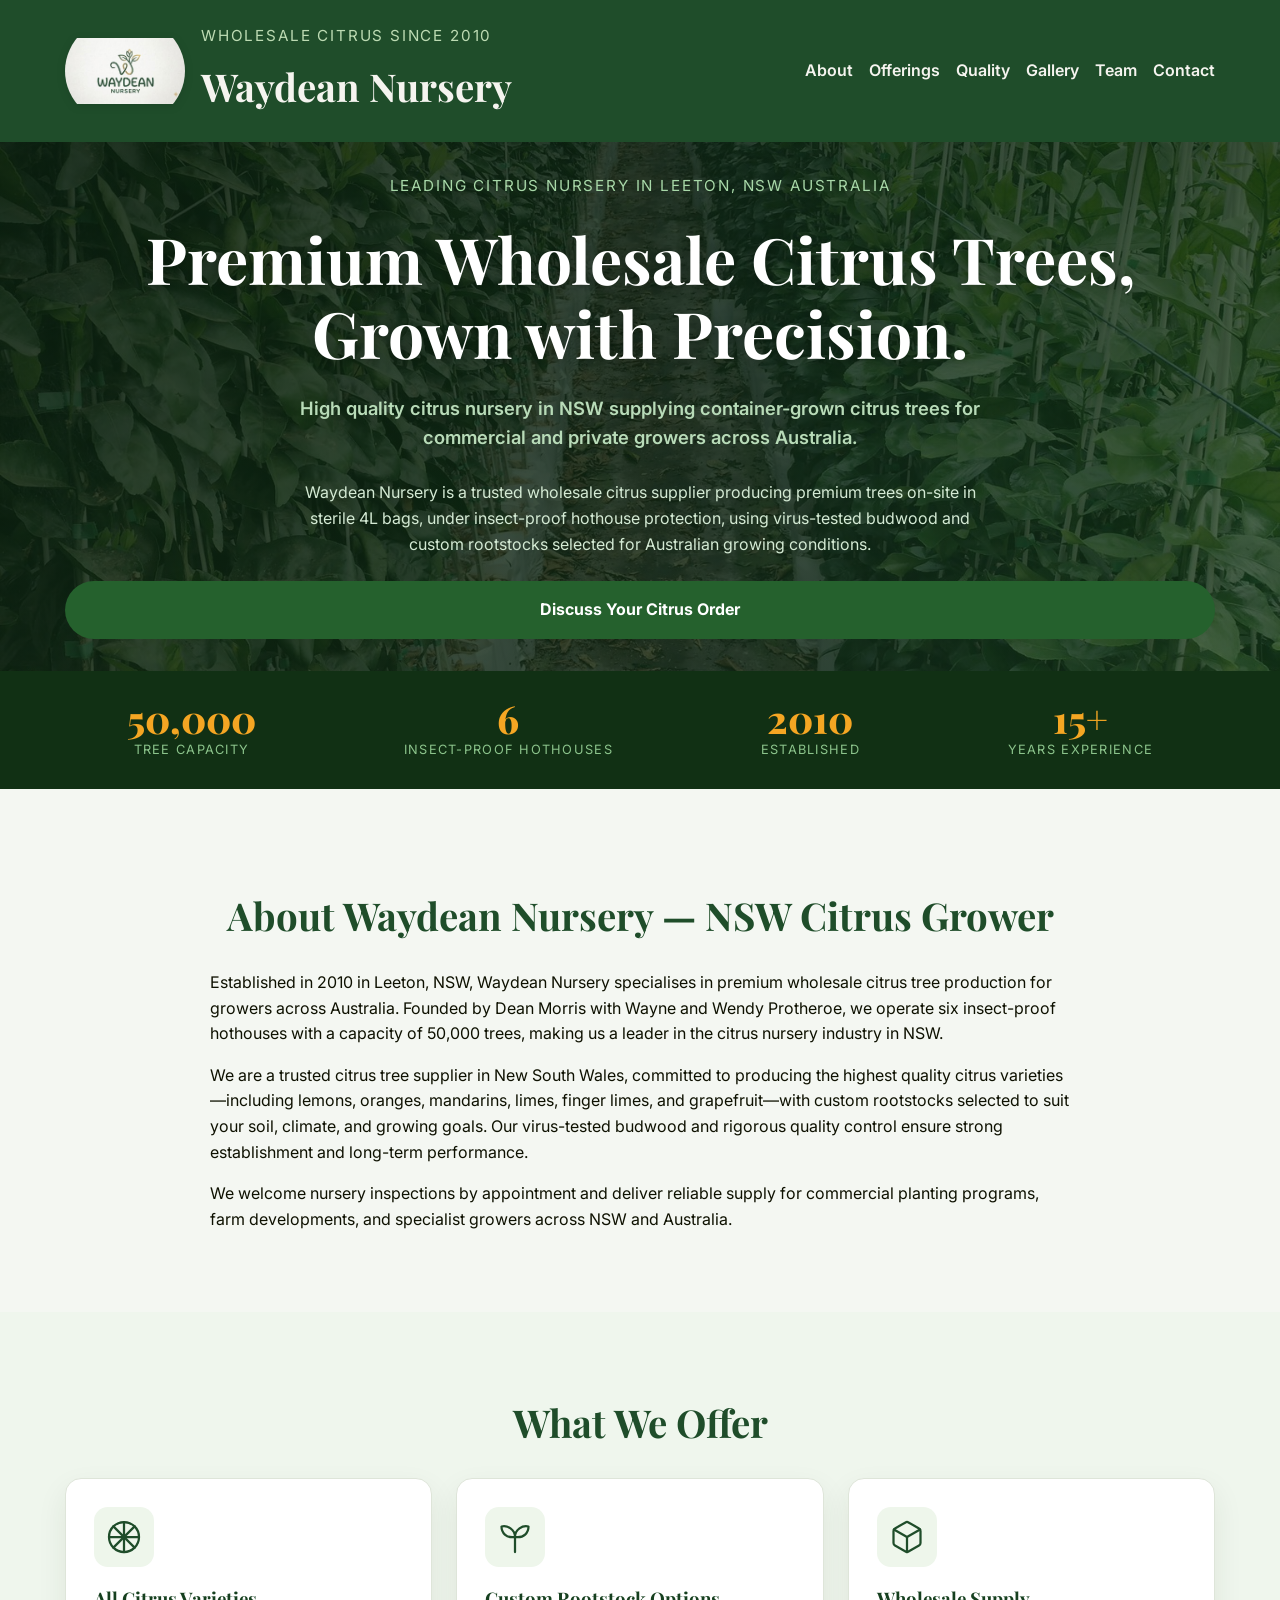
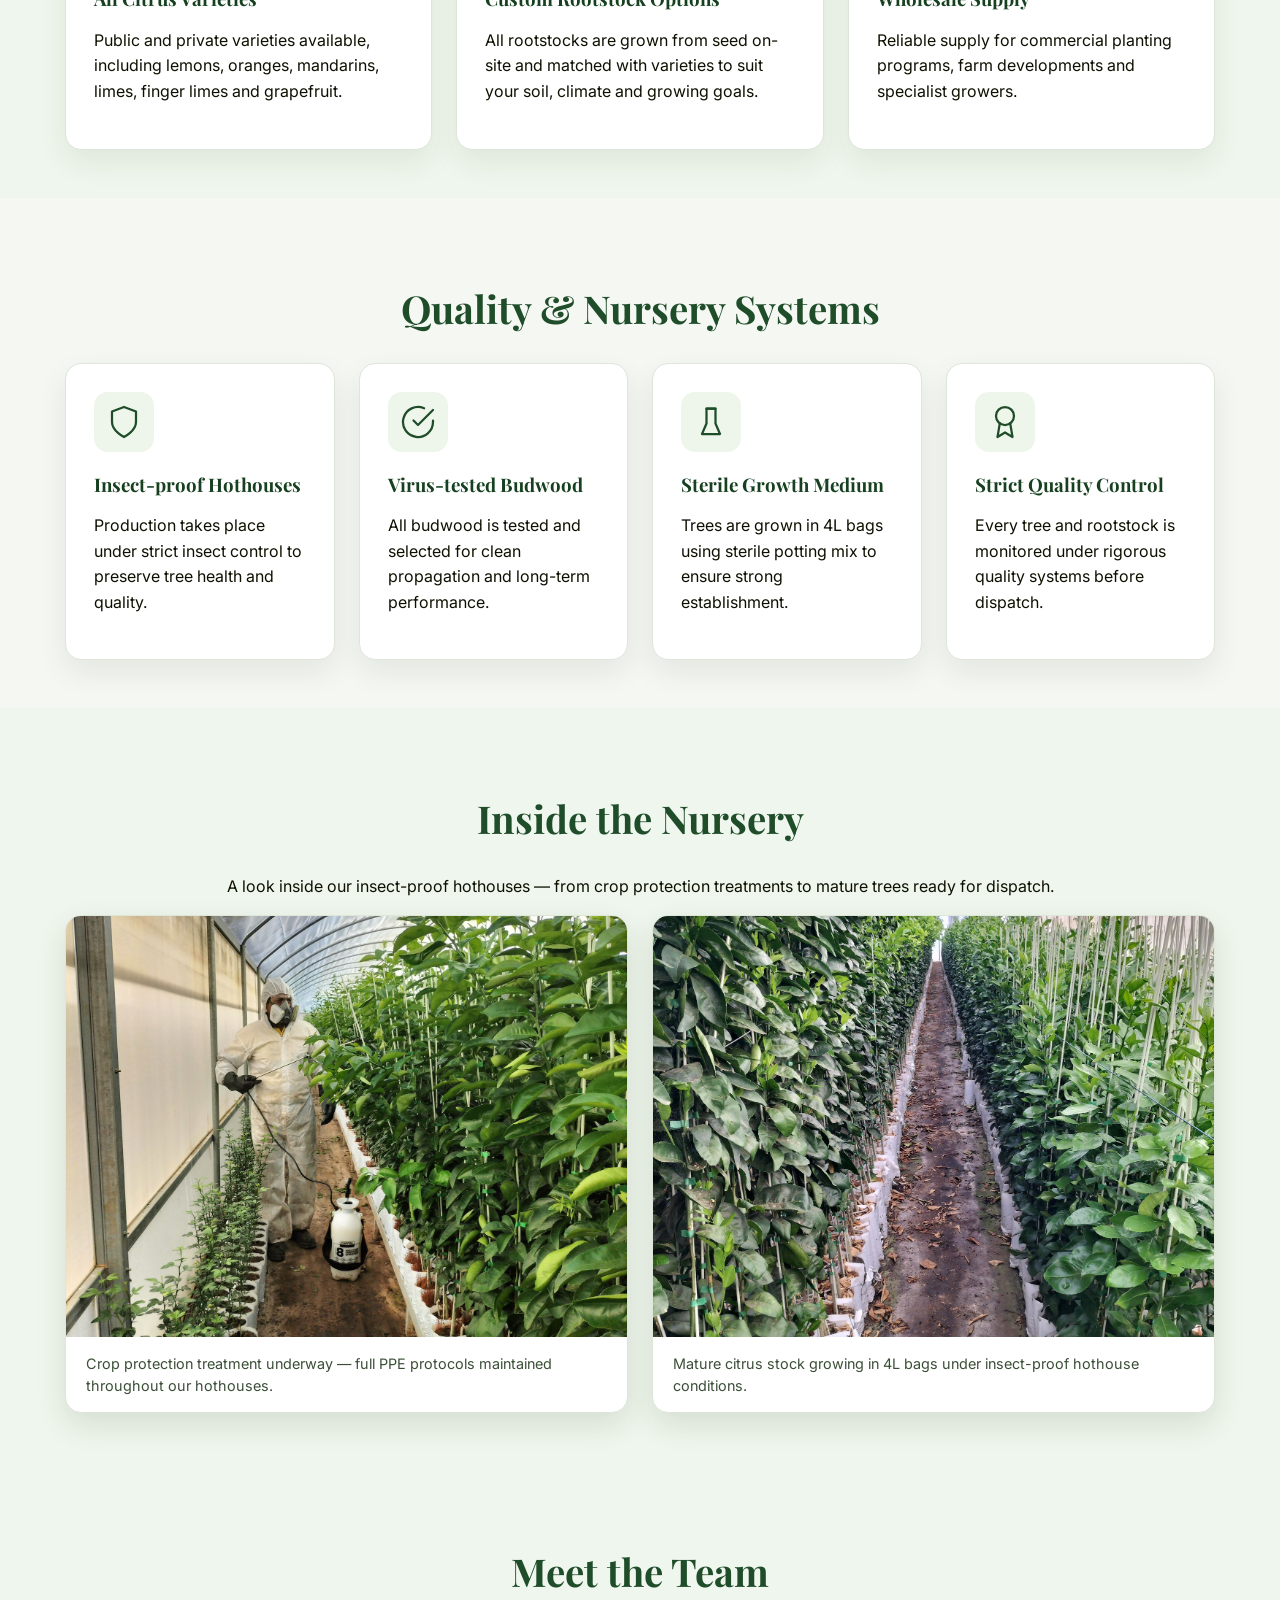
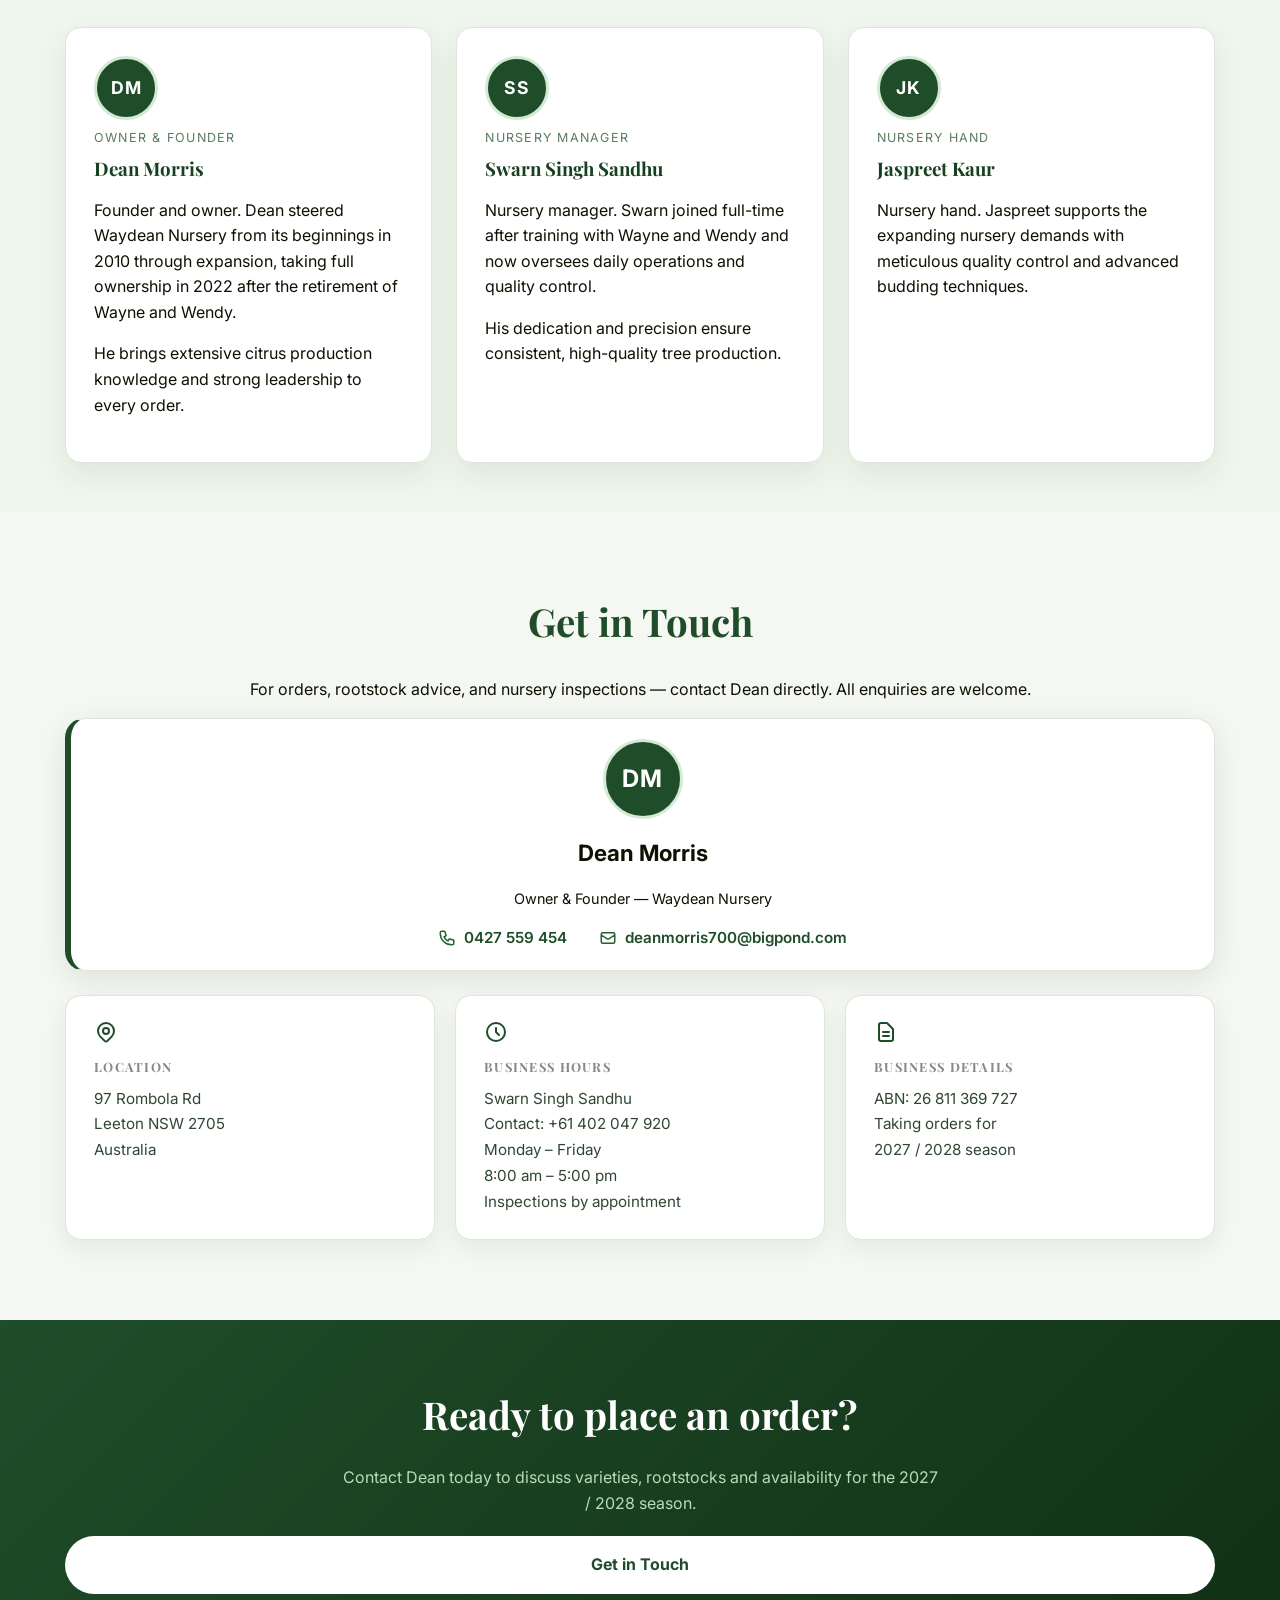
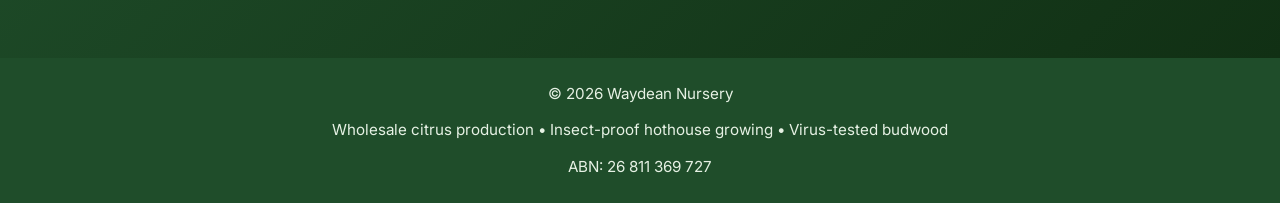
<file: Index.html>
﻿<!DOCTYPE html>
<html lang="en">
<head>
  <meta charset="UTF-8">
  <meta name="viewport" content="width=device-width, initial-scale=1.0">
  <title>Citrus Nursery NSW | Wholesale Citrus Trees Leeton | Waydean Nursery</title>
  <link rel="stylesheet" href="Style.css">
  <link rel="preconnect" href="https://fonts.googleapis.com">
  <link rel="preconnect" href="https://fonts.gstatic.com" crossorigin>
  <link href="https://fonts.googleapis.com/css2?family=Playfair+Display:wght@700;800&family=Inter:wght@400;500;600;700&display=swap" rel="stylesheet">
  <meta name="description" content="Leading citrus nursery in Leeton, NSW Australia. Waydean Nursery supplies wholesale citrus trees (lemons, oranges, mandarins, limes) from insect-proof hothouses with virus-tested budwood since 2010. Custom rootstocks for Australian growers.">
  
  <!-- Open Graph Meta Tags (Social Media Sharing) -->
    <meta name="robots" content="index, follow">
    <link rel="sitemap" type="application/xml" title="Sitemap" href="/sitemap.xml">
  <meta property="og:type" content="business.business">
  <meta property="og:title" content="Waydean Nursery — Premium Citrus Trees NSW">
  <meta property="og:description" content="Leading citrus nursery in Leeton, NSW supplying wholesale citrus trees (lemons, oranges, mandarins) with insect-proof hothouse production and virus-tested budwood since 2010.">
  <meta property="og:url" content="https://waydean.com.au">
  <meta property="og:image" content="https://waydean.com.au/og-image.png">
  <meta property="og:site_name" content="Waydean Nursery">
  
  <!-- Twitter Card -->
  <meta name="twitter:card" content="summary_large_image">
  <meta name="twitter:title" content="Waydean Nursery — NSW Citrus Tree Nursery">
  <meta name="twitter:description" content="Premium wholesale citrus trees grown in insect-proof hothouses with virus-tested budwood. All varieties on custom rootstocks.">
  <meta name="twitter:image" content="https://waydean.com.au/og-image.png">
  
  <!-- Local Business Schema -->
    <!-- Local Business & Organization Schema with FAQ -->
    <script type="application/ld+json">
    {
      "@context": "https://schema.org",
      "@type": "LocalBusiness",
      "@id": "https://waydean.com.au#organization",
      "name": "Waydean Nursery — Citrus Tree Nursery NSW",
      "image": "https://waydean.com.au/logo.png",
      "description": "Premium wholesale citrus tree nursery in Leeton, NSW with insect-proof hothouse production, virus-tested budwood, and custom rootstocks.",
      "telephone": "+61427559454",
      "email": "deanmorris700@bigpond.com",
      "address": {
        "@type": "PostalAddress",
        "streetAddress": "97 Rombola Rd",
        "addressLocality": "Leeton",
        "addressRegion": "NSW",
        "postalCode": "2705",
        "addressCountry": "AU"
      },
      "geo": {
        "@type": "GeoCoordinates",
        "latitude": -34.5600,
        "longitude": 146.4000
      },
      "contactPoint": [{
        "@type": "ContactPoint",
        "telephone": "+61427559454",
        "contactType": "customer service",
        "areaServed": ["NSW", "AU"],
        "availableLanguage": "English"
      }],
      "url": "https://waydean.com.au",
      "priceRange": "$$",
      "areaServed": {
        "@type": "Place",
        "name": "New South Wales, Australia"
      },
      "sameAs": [],
      "openingHoursSpecification": {
        "@type": "OpeningHoursSpecification",
        "dayOfWeek": ["Monday", "Tuesday", "Wednesday", "Thursday", "Friday"],
        "opens": "08:00",
        "closes": "17:00"
      }
    }
    </script>
    
    <!-- FAQ Schema for Common Searches -->
    <script type="application/ld+json">
    {
      "@context": "https://schema.org",
      "@type": "FAQPage",
      "mainEntity": [
        {
          "@type": "Question",
          "name": "Where is the best citrus nursery in NSW Australia?",
          "acceptedAnswer": {
            "@type": "Answer",
            "text": "Waydean Nursery in Leeton, NSW is a leading citrus tree nursery supplying premium wholesale citrus trees since 2010. We offer all varieties including lemons, oranges, mandarins, limes, and grapefruit with virus-tested budwood and custom rootstocks."
          }
        },
        {
          "@type": "Question",
          "name": "What citrus varieties does Waydean Nursery supply?",
          "acceptedAnswer": {
            "@type": "Answer",
            "text": "We supply all major citrus varieties including lemons, oranges, mandarins, limes, finger limes, and grapefruit on custom rootstocks selected for Australian growing conditions."
          }
        },
        {
          "@type": "Question",
          "name": "Do you supply citrus trees wholesale in NSW?",
          "acceptedAnswer": {
            "@type": "Answer",
            "text": "Yes, we are a wholesale citrus nursery in Leeton, NSW providing reliable supply to commercial growers, farm developers, and specialist growers across Australia. Container-grown citrus trees in sterile 4L bags."
          }
        }
      ]
    }
    </script>
  
  <!-- Google Analytics (Replace GA_MEASUREMENT_ID with actual ID) -->
  <script async src="https://www.googletagmanager.com/gtag/js?id=G-XXXXXXXXXX"></script>
  <script>
    window.dataLayer = window.dataLayer || [];
    function gtag(){dataLayer.push(arguments);}
    gtag('js', new Date());
    gtag('config', 'G-XXXXXXXXXX');
  </script>
  
  <!-- Additional Meta Tags -->
  <meta name="keywords" content="citrus nursery NSW, citrus trees Leeton, wholesale citrus Australia, nursery NSW, citrus tree supplier, orange trees, lemon trees, mandarin trees, citrus rootstocks, container grown citrus">
  <meta name="author" content="Waydean Nursery">
  <meta name="robots" content="index, follow">
  <meta name="language" content="English">
  <link rel="canonical" href="https://waydean.com.au">
</head>
<body>
  <header>
    <div class="container header-inner">
      <div class="brand">
        <img class="logo-img" src="LOGO.jpeg" alt="Waydean Nursery logo">
        <div>
          <p class="eyebrow">Wholesale Citrus Since 2010</p>
          <h1>Waydean Nursery</h1>
        </div>
      </div>
      <nav aria-label="Primary navigation">
        <ul>
          <li><a href="#about">About</a></li>
          <li><a href="#offerings">Offerings</a></li>
          <li><a href="#quality">Quality</a></li>
          <li><a href="#gallery">Gallery</a></li>
          <li><a href="#team">Team</a></li>
          <li><a href="#contact">Contact</a></li>
        </ul>
      </nav>
    </div>
  </header>

  <main>
    <section class="hero" aria-labelledby="hero-heading">
      <div class="container hero-copy">
        <p class="eyebrow">Leading Citrus Nursery in Leeton, NSW Australia</p>
        <h2 id="hero-heading">Premium Wholesale Citrus Trees,<br>Grown with Precision.</h2>
        <p class="hero-sub">High quality citrus nursery in NSW supplying container-grown citrus trees for commercial and private growers across Australia.</p>
        <p>Waydean Nursery is a trusted wholesale citrus supplier producing premium trees on-site in sterile 4L bags, under insect-proof hothouse protection, using virus-tested budwood and custom rootstocks selected for Australian growing conditions.</p>
        <a class="cta-button" href="#contact">Discuss Your Citrus Order</a>
      </div>
    </section>

    <!-- Stats bar -->
    <div class="stats-bar">
      <div class="container stats-inner">
        <div class="stat">
          <span class="stat-number">50,000</span>
          <span class="stat-label">Tree Capacity</span>
        </div>
        <div class="stat">
          <span class="stat-number">6</span>
          <span class="stat-label">Insect-proof Hothouses</span>
        </div>
        <div class="stat">
          <span class="stat-number">2010</span>
          <span class="stat-label">Established</span>
        </div>
        <div class="stat">
          <span class="stat-number">15+</span>
          <span class="stat-label">Years Experience</span>
        </div>
      </div>
    </div>

    <section id="about" class="section-panel">
      <div class="container">
        <h2>About Waydean Nursery — NSW Citrus Grower</h2>
        <p>Established in 2010 in Leeton, NSW, Waydean Nursery specialises in premium wholesale citrus tree production for growers across Australia. Founded by Dean Morris with Wayne and Wendy Protheroe, we operate six insect-proof hothouses with a capacity of 50,000 trees, making us a leader in the citrus nursery industry in NSW.</p>
        <p>We are a trusted citrus tree supplier in New South Wales, committed to producing the highest quality citrus varieties—including lemons, oranges, mandarins, limes, finger limes, and grapefruit—with custom rootstocks selected to suit your soil, climate, and growing goals. Our virus-tested budwood and rigorous quality control ensure strong establishment and long-term performance.</p>
        <p>We welcome nursery inspections by appointment and deliver reliable supply for commercial planting programs, farm developments, and specialist growers across NSW and Australia.</p>
      </div>
    </section>

    <section id="offerings" class="section-panel soft-green">
      <div class="container">
        <h2>What We Offer</h2>
        <div class="feature-grid">
          <article>
            <div class="card-icon">
              <svg width="36" height="36" viewBox="0 0 24 24" fill="none" stroke="#1f4d2a" stroke-width="1.5" stroke-linecap="round" stroke-linejoin="round"><circle cx="12" cy="12" r="10"/><line x1="12" y1="2" x2="12" y2="22"/><line x1="2" y1="12" x2="22" y2="12"/><line x1="4.93" y1="4.93" x2="19.07" y2="19.07"/><line x1="19.07" y1="4.93" x2="4.93" y2="19.07"/></svg>
            </div>
            <h3>All Citrus Varieties</h3>
            <p>Public and private varieties available, including lemons, oranges, mandarins, limes, finger limes and grapefruit.</p>
          </article>
          <article>
            <div class="card-icon">
              <svg width="36" height="36" viewBox="0 0 24 24" fill="none" stroke="#1f4d2a" stroke-width="1.5" stroke-linecap="round" stroke-linejoin="round"><path d="M12 22V12"/><path d="M12 12C12 7 7 4 3 5c0 4 3 8 9 7"/><path d="M12 12c0-5 5-8 9-7 0 4-3 8-9 7"/></svg>
            </div>
            <h3>Custom Rootstock Options</h3>
            <p>All rootstocks are grown from seed on-site and matched with varieties to suit your soil, climate and growing goals.</p>
          </article>
          <article>
            <div class="card-icon">
              <svg width="36" height="36" viewBox="0 0 24 24" fill="none" stroke="#1f4d2a" stroke-width="1.5" stroke-linecap="round" stroke-linejoin="round"><path d="M21 16V8a2 2 0 0 0-1-1.73l-7-4a2 2 0 0 0-2 0l-7 4A2 2 0 0 0 3 8v8a2 2 0 0 0 1 1.73l7 4a2 2 0 0 0 2 0l7-4A2 2 0 0 0 21 16z"/><polyline points="3.27 6.96 12 12.01 20.73 6.96"/><line x1="12" y1="22.08" x2="12" y2="12"/></svg>
            </div>
            <h3>Wholesale Supply</h3>
            <p>Reliable supply for commercial planting programs, farm developments and specialist growers.</p>
          </article>
        </div>
      </div>
    </section>

    <section id="quality" class="section-panel">
      <div class="container">
        <h2>Quality & Nursery Systems</h2>
        <div class="quality-grid">
          <div class="quality-block">
            <div class="card-icon">
              <svg width="36" height="36" viewBox="0 0 24 24" fill="none" stroke="#1f4d2a" stroke-width="1.5" stroke-linecap="round" stroke-linejoin="round"><path d="M12 22s8-4 8-10V5l-8-3-8 3v7c0 6 8 10 8 10z"/></svg>
            </div>
            <h3>Insect-proof Hothouses</h3>
            <p>Production takes place under strict insect control to preserve tree health and quality.</p>
          </div>
          <div class="quality-block">
            <div class="card-icon">
              <svg width="36" height="36" viewBox="0 0 24 24" fill="none" stroke="#1f4d2a" stroke-width="1.5" stroke-linecap="round" stroke-linejoin="round"><path d="M22 11.08V12a10 10 0 1 1-5.93-9.14"/><polyline points="22 4 12 14.01 9 11.01"/></svg>
            </div>
            <h3>Virus-tested Budwood</h3>
            <p>All budwood is tested and selected for clean propagation and long-term performance.</p>
          </div>
          <div class="quality-block">
            <div class="card-icon">
              <svg width="36" height="36" viewBox="0 0 24 24" fill="none" stroke="#1f4d2a" stroke-width="1.5" stroke-linecap="round" stroke-linejoin="round"><path d="M9 3h6v10l3 7H6l3-7V3z"/><line x1="9" y1="3" x2="15" y2="3"/></svg>
            </div>
            <h3>Sterile Growth Medium</h3>
            <p>Trees are grown in 4L bags using sterile potting mix to ensure strong establishment.</p>
          </div>
          <div class="quality-block">
            <div class="card-icon">
              <svg width="36" height="36" viewBox="0 0 24 24" fill="none" stroke="#1f4d2a" stroke-width="1.5" stroke-linecap="round" stroke-linejoin="round"><circle cx="12" cy="8" r="6"/><path d="M15.477 12.89L17 22l-5-3-5 3 1.523-9.11"/></svg>
            </div>
            <h3>Strict Quality Control</h3>
            <p>Every tree and rootstock is monitored under rigorous quality systems before dispatch.</p>
          </div>
        </div>
      </div>
    </section>

    <section id="gallery" class="section-panel soft-green">
      <div class="container">
        <h2>Inside the Nursery</h2>
        <p class="gallery-intro">A look inside our insect-proof hothouses — from crop protection treatments to mature trees ready for dispatch.</p>
        <div class="gallery-grid">
          <figure class="gallery-item">
            <img src="Nursery1.jpeg" alt="Nursery worker in full PPE applying crop protection treatment inside a Waydean Nursery hothouse" loading="lazy">
            <figcaption>Crop protection treatment underway — full PPE protocols maintained throughout our hothouses.</figcaption>
          </figure>
          <figure class="gallery-item">
            <img src="Nursery2.jpeg" alt="Rows of mature citrus trees growing in white bags inside a Waydean Nursery hothouse" loading="lazy">
            <figcaption>Mature citrus stock growing in 4L bags under insect-proof hothouse conditions.</figcaption>
          </figure>
        </div>
      </div>
    </section>

    <section id="team" class="section-panel soft-green">
      <div class="container">
        <h2>Meet the Team</h2>
        <div class="team-grid">
          <article class="team-card">
            <div class="team-avatar">DM</div>
            <div class="team-role">Owner &amp; Founder</div>
            <h3>Dean Morris</h3>
            <p>Founder and owner. Dean steered Waydean Nursery from its beginnings in 2010 through expansion, taking full ownership in 2022 after the retirement of Wayne and Wendy.</p>
            <p>He brings extensive citrus production knowledge and strong leadership to every order.</p>
          </article>
          <article class="team-card">
            <div class="team-avatar">SS</div>
            <div class="team-role">Nursery Manager</div>
            <h3>Swarn Singh Sandhu</h3>
            <p>Nursery manager. Swarn joined full-time after training with Wayne and Wendy and now oversees daily operations and quality control.</p>
            <p>His dedication and precision ensure consistent, high-quality tree production.</p>
          </article>
          <article class="team-card">
            <div class="team-avatar">JK</div>
            <div class="team-role">Nursery Hand</div>
            <h3>Jaspreet Kaur</h3>
            <p>Nursery hand. Jaspreet supports the expanding nursery demands with meticulous quality control and advanced budding techniques.</p>
          </article>
        </div>
      </div>
    </section>

    <section id="contact" class="section-panel contact-panel">
      <div class="container">
        <h2>Get in Touch</h2>
        <p class="contact-intro">For orders, rootstock advice, and nursery inspections — contact Dean directly. All enquiries are welcome.</p>

        <div class="contact-cards">

          <!-- Owner card -->
          <div class="contact-owner-card">
            <div class="contact-avatar">DM</div>
            <div class="contact-owner-info">
              <p class="contact-owner-name">Dean Morris</p>
              <p class="contact-owner-role">Owner &amp; Founder — Waydean Nursery</p>
              <div class="contact-details">
                <a href="tel:+61427559454" class="contact-detail-row">
                  <svg xmlns="http://www.w3.org/2000/svg" width="18" height="18" fill="none" viewBox="0 0 24 24" stroke="currentColor" stroke-width="2"><path stroke-linecap="round" stroke-linejoin="round" d="M3 5a2 2 0 012-2h3.28a1 1 0 01.948.684l1.498 4.493a1 1 0 01-.502 1.21l-2.257 1.13a11.042 11.042 0 005.516 5.516l1.13-2.257a1 1 0 011.21-.502l4.493 1.498a1 1 0 01.684.949V19a2 2 0 01-2 2h-1C9.716 21 3 14.284 3 6V5z"/></svg>
                  0427 559 454
                </a>
                <a href="mailto:deanmorris700@bigpond.com" class="contact-detail-row">
                  <svg xmlns="http://www.w3.org/2000/svg" width="18" height="18" fill="none" viewBox="0 0 24 24" stroke="currentColor" stroke-width="2"><path stroke-linecap="round" stroke-linejoin="round" d="M3 8l7.89 5.26a2 2 0 002.22 0L21 8M5 19h14a2 2 0 002-2V7a2 2 0 00-2-2H5a2 2 0 00-2 2v10a2 2 0 002 2z"/></svg>
                  deanmorris700@bigpond.com
                </a>
              </div>
            </div>
          </div>

          <!-- Info cards row -->
          <div class="contact-info-row">
            <div class="contact-info-card">
              <svg xmlns="http://www.w3.org/2000/svg" width="24" height="24" fill="none" viewBox="0 0 24 24" stroke="#1f4d2a" stroke-width="2"><path stroke-linecap="round" stroke-linejoin="round" d="M17.657 16.657L13.414 20.9a1.998 1.998 0 01-2.827 0l-4.244-4.243a8 8 0 1111.314 0z"/><path stroke-linecap="round" stroke-linejoin="round" d="M15 11a3 3 0 11-6 0 3 3 0 016 0z"/></svg>
              <h3>Location</h3>
              <p>97 Rombola Rd<br>Leeton NSW 2705<br>Australia</p>
            </div>
            <div class="contact-info-card">
              <svg xmlns="http://www.w3.org/2000/svg" width="24" height="24" fill="none" viewBox="0 0 24 24" stroke="#1f4d2a" stroke-width="2"><path stroke-linecap="round" stroke-linejoin="round" d="M12 8v4l3 3m6-3a9 9 0 11-18 0 9 9 0 0118 0z"/></svg>
              <h3>Business Hours</h3>
              <p>Swarn Singh Sandhu<br>
               Contact: +61 402 047 920<br>
               Monday – Friday<br>
               8:00 am – 5:00 pm<br>
               Inspections by appointment</p>

              
            </div>
            <div class="contact-info-card">
              <svg xmlns="http://www.w3.org/2000/svg" width="24" height="24" fill="none" viewBox="0 0 24 24" stroke="#1f4d2a" stroke-width="2"><path stroke-linecap="round" stroke-linejoin="round" d="M9 12h6m-6 4h6m2 5H7a2 2 0 01-2-2V5a2 2 0 012-2h5.586a1 1 0 01.707.293l5.414 5.414a1 1 0 01.293.707V19a2 2 0 01-2 2z"/></svg>
              <h3>Business Details</h3>
              <p>ABN: 26 811 369 727<br>Taking orders for<br>2027 / 2028 season</p>
            </div>
          </div>

        </div>
      </div>
    </section>
    <!-- CTA Banner -->
    <section class="cta-banner">
      <div class="container cta-banner-inner">
        <h2>Ready to place an order?</h2>
        <p>Contact Dean today to discuss varieties, rootstocks and availability for the 2027 / 2028 season.</p>
        <a href="#contact" class="cta-button cta-button--light">Get in Touch</a>
      </div>
    </section>
  </main>

  <footer>
    <div class="container footer-inner">
      <p>&copy; 2026 Waydean Nursery</p>
      <p>Wholesale citrus production • Insect-proof hothouse growing • Virus-tested budwood</p>
      <p>ABN: 26 811 369 727</p>
    </div>
  </footer>
</body>
</html>
</file>
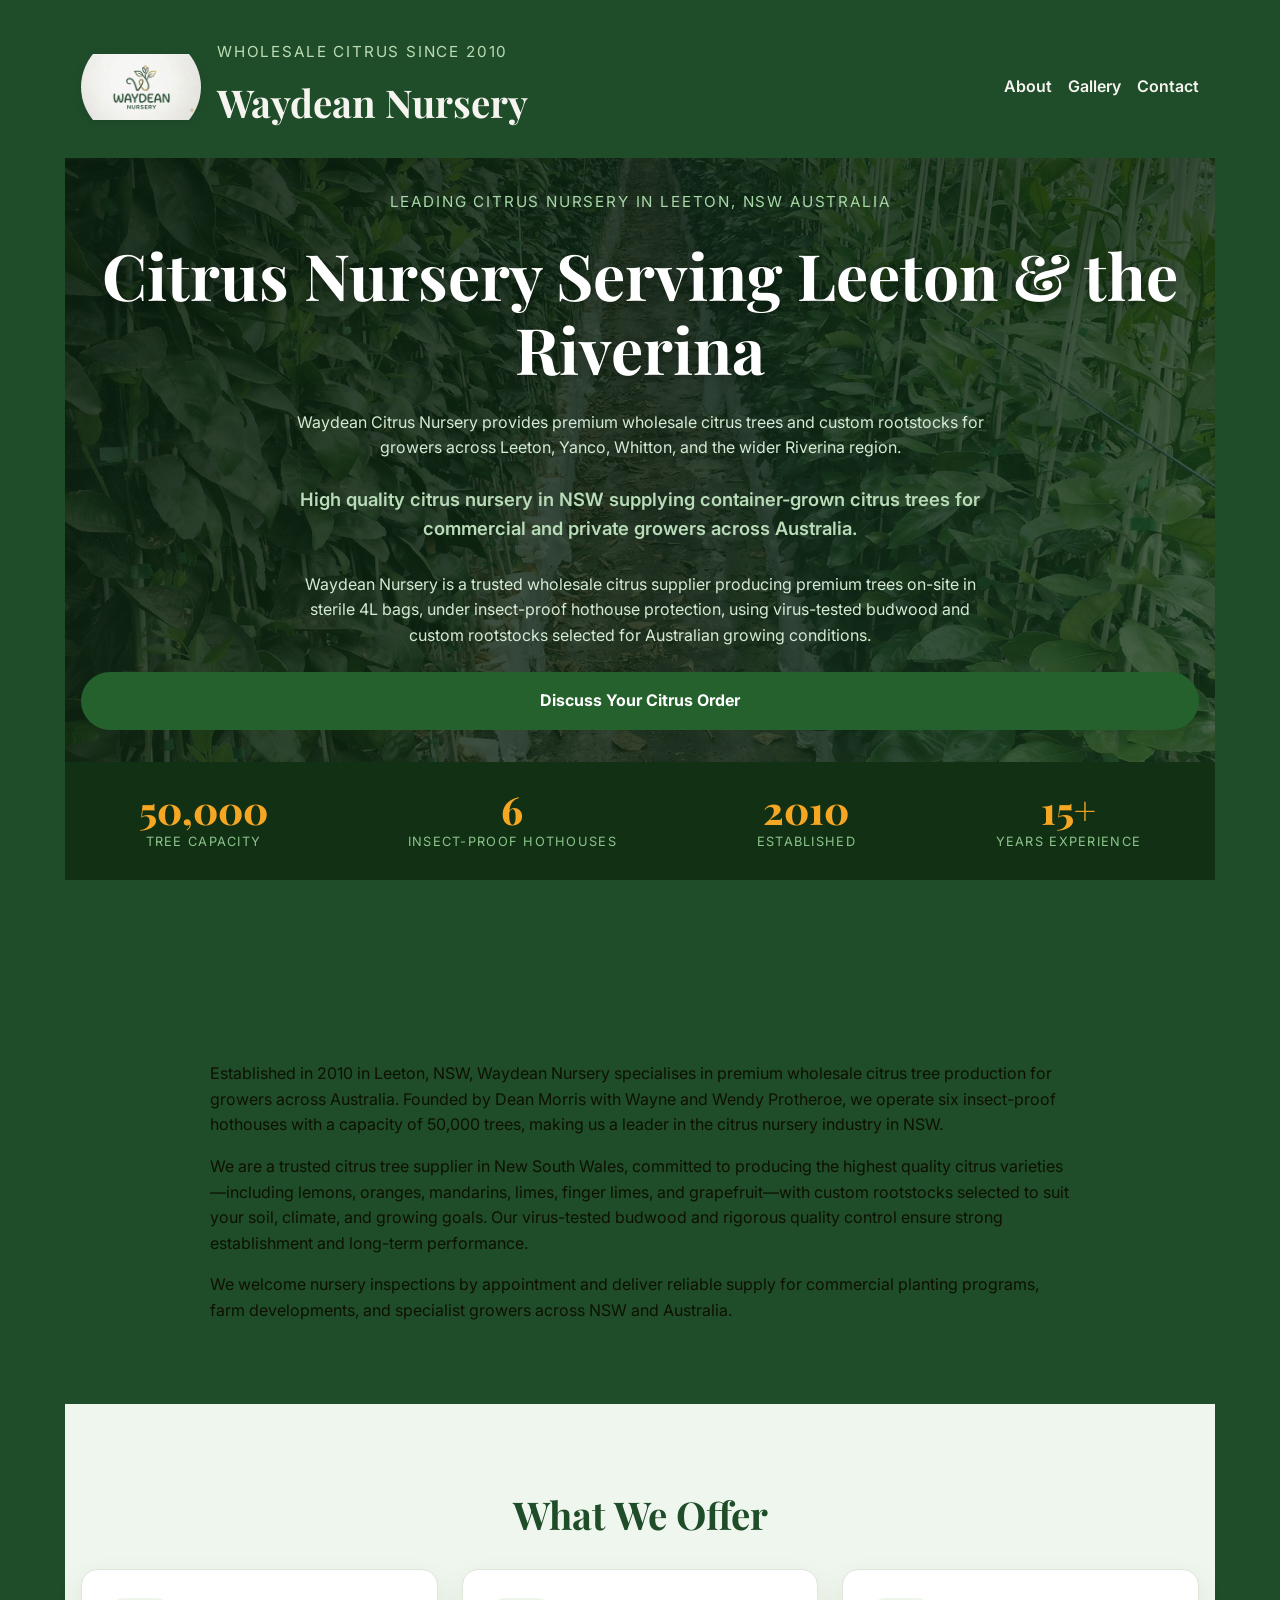
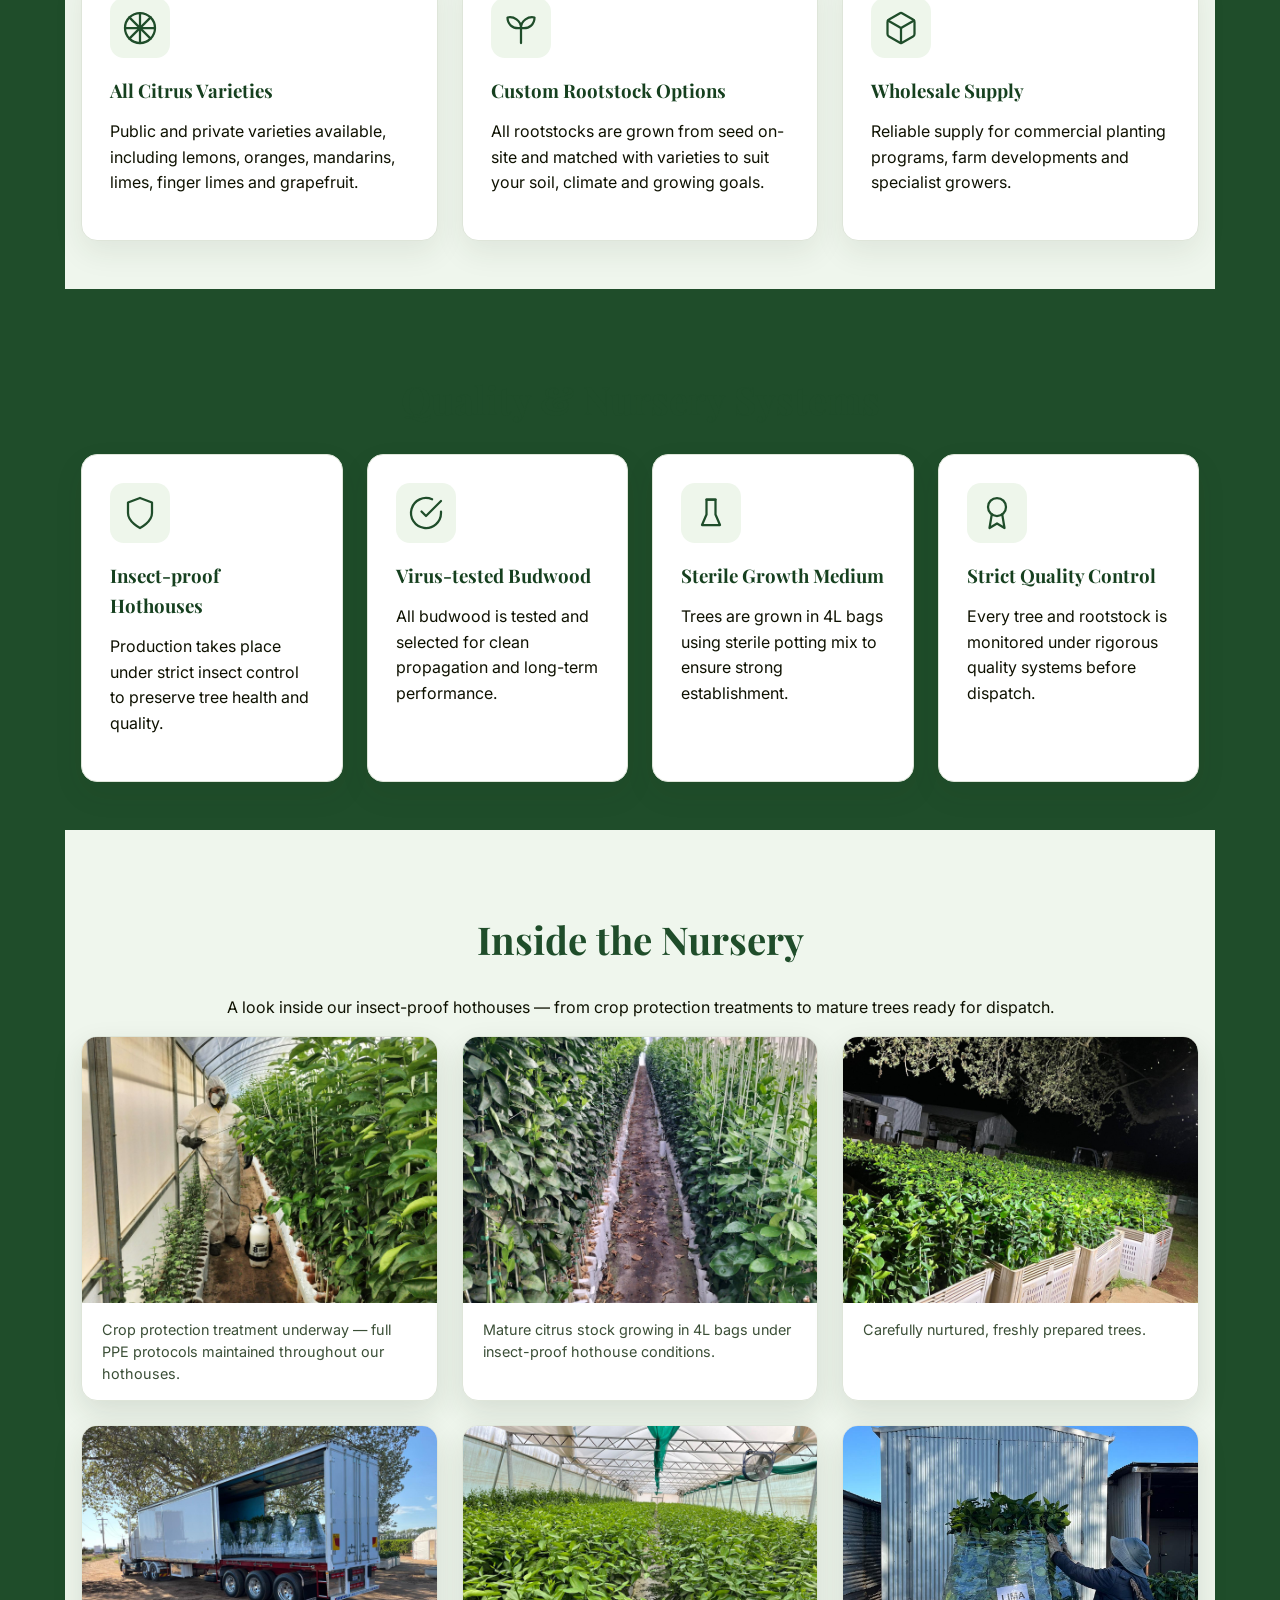
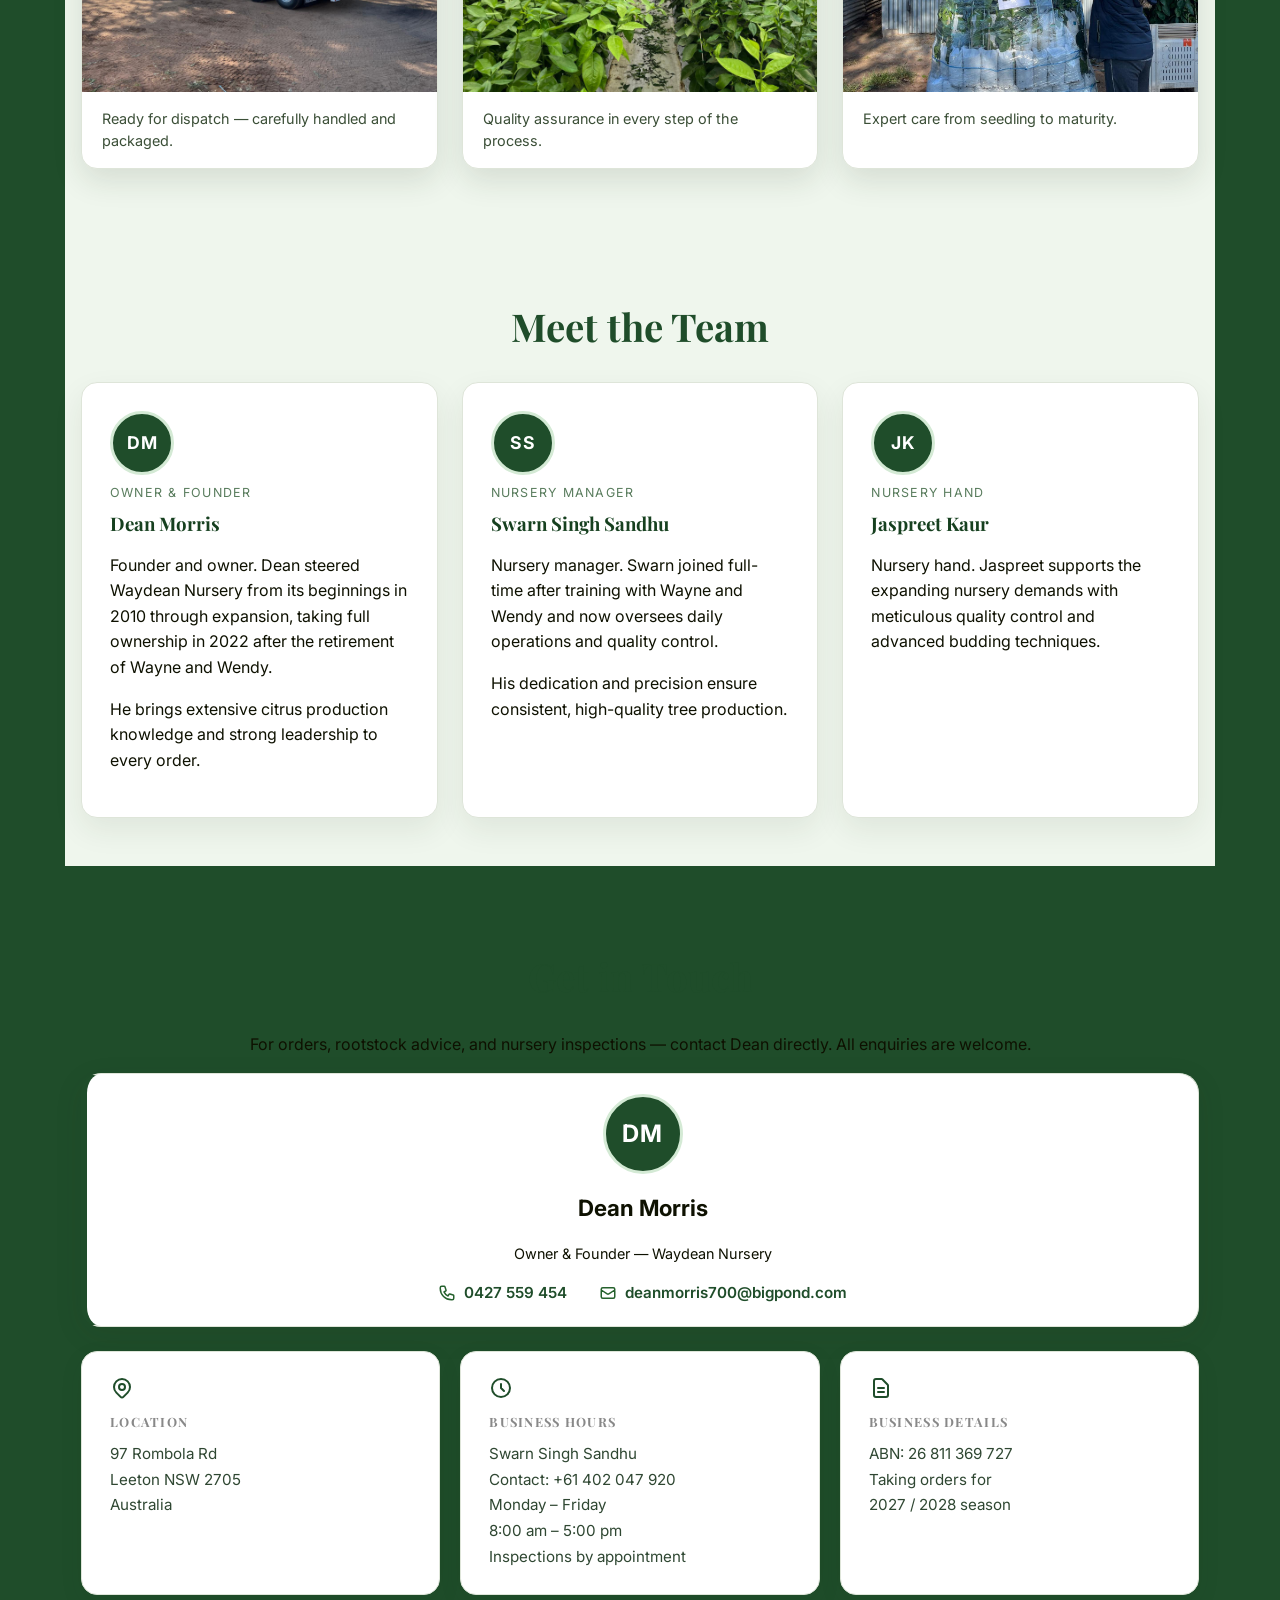
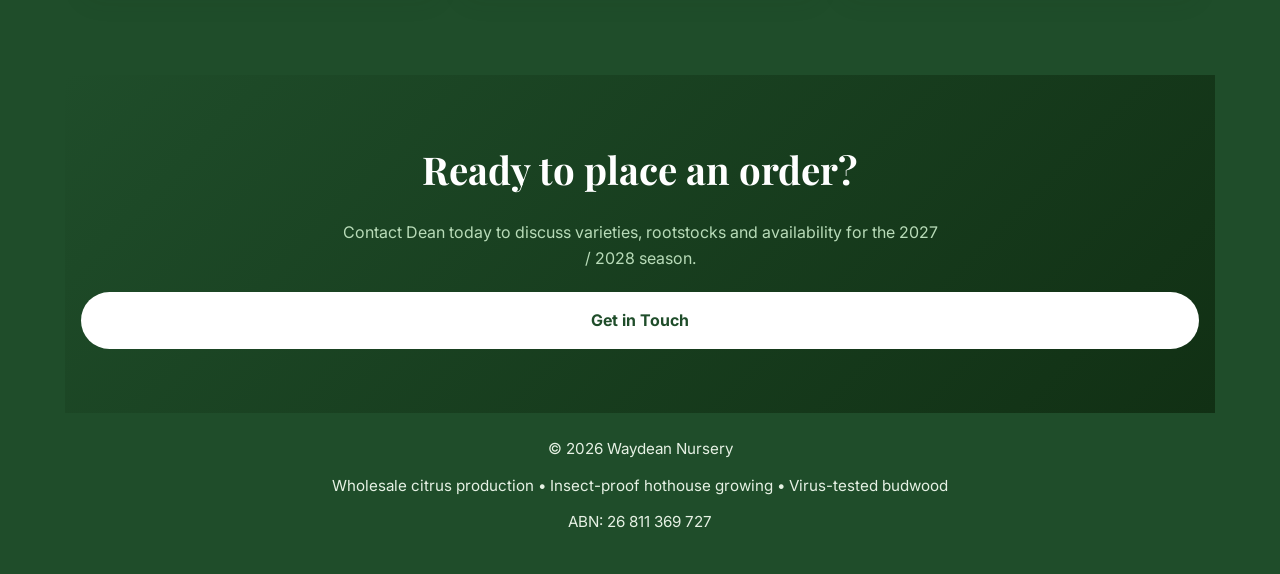
<file: index.html>
<!DOCTYPE html>
<html lang="en">
<head>
  <meta charset="UTF-8">
  <meta name="viewport" content="width=device-width, initial-scale=1.0">
  <title>Waydean Nursery | Premium Citrus Plants</title>
  <link rel="stylesheet" href="Style.css">
  <meta name="description" content="Waydean Nursery supplies Australia with premium citrus plants, grown locally with care and sustainability.">
</head>
<body>
  <!-- Header -->
  <header>
    <div class="container"><!DOCTYPE html>
<html lang="en">
<head>
  <meta charset="UTF-8">
  <meta name="viewport" content="width=device-width, initial-scale=1.0">
  <title>Citrus Nursery NSW | Wholesale Citrus Trees Leeton | Waydean Nursery</title>
  <link rel="stylesheet" href="Style.css">
  <link rel="preconnect" href="https://fonts.googleapis.com">
  <link rel="preconnect" href="https://fonts.gstatic.com" crossorigin>
  <link href="https://fonts.googleapis.com/css2?family=Playfair+Display:wght@700;800&family=Inter:wght@400;500;600;700&display=swap" rel="stylesheet">
  <meta name="description" content="Leading citrus nursery in Leeton, NSW Australia. Waydean Nursery supplies wholesale citrus trees (lemons, oranges, mandarins, limes) from insect-proof hothouses with virus-tested budwood since 2010. Custom rootstocks for Australian growers.">
  
  <!-- Open Graph Meta Tags (Social Media Sharing) -->
    <meta name="robots" content="index, follow">
    <link rel="sitemap" type="application/xml" title="Sitemap" href="/sitemap.xml">
  <meta property="og:type" content="business.business">
  <meta property="og:title" content="Waydean Nursery — Premium Citrus Trees NSW">
  <meta property="og:description" content="Leading citrus nursery in Leeton, NSW supplying wholesale citrus trees (lemons, oranges, mandarins) with insect-proof hothouse production and virus-tested budwood since 2010.">
  <meta property="og:url" content="https://waydean.com.au">
  <meta property="og:image" content="https://waydean.com.au/og-image.png">
  <meta property="og:site_name" content="Waydean Nursery">
  
  <!-- Twitter Card -->
  <meta name="twitter:card" content="summary_large_image">
  <meta name="twitter:title" content="Waydean Nursery — NSW Citrus Tree Nursery">
  <meta name="twitter:description" content="Premium wholesale citrus trees grown in insect-proof hothouses with virus-tested budwood. All varieties on custom rootstocks.">
  <meta name="twitter:image" content="https://waydean.com.au/og-image.png">
  
  <!-- Local Business Schema -->
    <!-- Local Business & Organization Schema with FAQ -->
    <script type="application/ld+json">
    {
      "@context": "https://schema.org",
      "@type": "LocalBusiness",
      "@id": "https://waydean.com.au#organization",
      "name": "Waydean Nursery — Citrus Tree Nursery NSW",
      "image": "https://waydean.com.au/logo.png",
      "description": "Premium wholesale citrus tree nursery in Leeton, NSW with insect-proof hothouse production, virus-tested budwood, and custom rootstocks.",
      "telephone": "+61427559454",
      "email": "deanmorris700@bigpond.com",
      "address": {
        "@type": "PostalAddress",
        "streetAddress": "97 Rombola Rd",
        "addressLocality": "Leeton",
        "addressRegion": "NSW",
        "postalCode": "2705",
        "addressCountry": "AU"
      },
      "geo": {
        "@type": "GeoCoordinates",
        "latitude": -34.5600,
        "longitude": 146.4000
      },
      "contactPoint": [{
        "@type": "ContactPoint",
        "telephone": "+61427559454",
        "contactType": "customer service",
        "areaServed": ["NSW", "AU"],
        "availableLanguage": "English"
      }],
      "url": "https://waydean.com.au",
      "priceRange": "$$",
      "areaServed": {
        "@type": "Place",
        "name": "New South Wales, Australia"
      },
      "sameAs": [],
      "openingHoursSpecification": {
        "@type": "OpeningHoursSpecification",
        "dayOfWeek": ["Monday", "Tuesday", "Wednesday", "Thursday", "Friday"],
        "opens": "08:00",
        "closes": "17:00"
      }
    }
    </script>
    
    <!-- FAQ Schema for Common Searches -->
    <script type="application/ld+json">
    {
      "@context": "https://schema.org",
      "@type": "FAQPage",
      "mainEntity": [
        {
          "@type": "Question",
          "name": "Where is the best citrus nursery in NSW Australia?",
          "acceptedAnswer": {
            "@type": "Answer",
            "text": "Waydean Nursery in Leeton, NSW is a leading citrus tree nursery supplying premium wholesale citrus trees since 2010. We offer all varieties including lemons, oranges, mandarins, limes, and grapefruit with virus-tested budwood and custom rootstocks."
          }
        },
        {
          "@type": "Question",
          "name": "What citrus varieties does Waydean Nursery supply?",
          "acceptedAnswer": {
            "@type": "Answer",
            "text": "We supply all major citrus varieties including lemons, oranges, mandarins, limes, finger limes, and grapefruit on custom rootstocks selected for Australian growing conditions."
          }
        },
        {
          "@type": "Question",
          "name": "Do you supply citrus trees wholesale in NSW?",
          "acceptedAnswer": {
            "@type": "Answer",
            "text": "Yes, we are a wholesale citrus nursery in Leeton, NSW providing reliable supply to commercial growers, farm developers, and specialist growers across Australia. Container-grown citrus trees in sterile 4L bags."
          }
        }
      ]
    }
    </script>
  
  <!-- Google Analytics (Replace GA_MEASUREMENT_ID with actual ID) -->
  <script async src="https://www.googletagmanager.com/gtag/js?id=G-XXXXXXXXXX"></script>
  <script>
    window.dataLayer = window.dataLayer || [];
    function gtag(){dataLayer.push(arguments);}
    gtag('js', new Date());
    gtag('config', 'G-XXXXXXXXXX');
  </script>
  
  <!-- Additional Meta Tags -->
  <meta name="keywords" content="citrus nursery NSW, citrus trees Leeton, wholesale citrus Australia, nursery NSW, citrus tree supplier, orange trees, lemon trees, mandarin trees, citrus rootstocks, container grown citrus">
  <meta name="author" content="Waydean Nursery">
  <meta name="robots" content="index, follow">
  <meta name="language" content="English">
  <link rel="canonical" href="https://waydean.com.au">
</head>
<body>
  <header>
  <div class="container header-inner">

    <!-- Brand block: logo + text together -->
    <div class="brand">
      <img src="/LOGO.jpeg" alt="Waydean Nursery Logo" class="logo-img">

      <div class="brand-text">
        <p class="eyebrow">Wholesale Citrus Since 2010</p>
        <h1>Waydean Nursery</h1>
      </div>
    </div>

    <!-- Navigation -->
    <nav>
      <ul>
        <li><a href="#about">About</a></li>
        <li><a href="#gallery">Gallery</a></li>
        <li><a href="#contact">Contact</a></li>
      </ul>
    </nav>

  </div>
</header>

  <main>
    <section class="hero" aria-labelledby="hero-heading">
      <div class="container hero-copy">
        <p class="eyebrow">Leading Citrus Nursery in Leeton, NSW Australia</p>
        <h2>Citrus Nursery Serving Leeton & the Riverina</h2>
        <p>Waydean Citrus Nursery provides premium wholesale citrus trees and custom rootstocks for growers across Leeton, Yanco, Whitton, and the wider Riverina region.</p>

        <p class="hero-sub">High quality citrus nursery in NSW supplying container-grown citrus trees for commercial and private growers across Australia.</p>
        <p>Waydean Nursery is a trusted wholesale citrus supplier producing premium trees on-site in sterile 4L bags, under insect-proof hothouse protection, using virus-tested budwood and custom rootstocks selected for Australian growing conditions.</p>
        <a class="cta-button" href="#contact">Discuss Your Citrus Order</a>
      </div>
    </section>

    <!-- Stats bar -->
    <div class="stats-bar">
      <div class="container stats-inner">
        <div class="stat">
          <span class="stat-number">50,000</span>
          <span class="stat-label">Tree Capacity</span>
        </div>
        <div class="stat">
          <span class="stat-number">6</span>
          <span class="stat-label">Insect-proof Hothouses</span>
        </div>
        <div class="stat">
          <span class="stat-number">2010</span>
          <span class="stat-label">Established</span>
        </div>
        <div class="stat">
          <span class="stat-number">15+</span>
          <span class="stat-label">Years Experience</span>
        </div>
      </div>
    </div>

    <section id="about" class="section-panel">
      <div class="container">
        <h2>About Waydean Nursery — NSW Citrus Grower</h2>
        <p>Established in 2010 in Leeton, NSW, Waydean Nursery specialises in premium wholesale citrus tree production for growers across Australia. Founded by Dean Morris with Wayne and Wendy Protheroe, we operate six insect-proof hothouses with a capacity of 50,000 trees, making us a leader in the citrus nursery industry in NSW.</p>
        <p>We are a trusted citrus tree supplier in New South Wales, committed to producing the highest quality citrus varieties—including lemons, oranges, mandarins, limes, finger limes, and grapefruit—with custom rootstocks selected to suit your soil, climate, and growing goals. Our virus-tested budwood and rigorous quality control ensure strong establishment and long-term performance.</p>
        <p>We welcome nursery inspections by appointment and deliver reliable supply for commercial planting programs, farm developments, and specialist growers across NSW and Australia.</p>
      </div>
    </section>

    <section id="offerings" class="section-panel soft-green">
      <div class="container">
        <h2>What We Offer</h2>
        <div class="feature-grid">
          <article>
            <div class="card-icon">
              <svg width="36" height="36" viewBox="0 0 24 24" fill="none" stroke="#1f4d2a" stroke-width="1.5" stroke-linecap="round" stroke-linejoin="round"><circle cx="12" cy="12" r="10"/><line x1="12" y1="2" x2="12" y2="22"/><line x1="2" y1="12" x2="22" y2="12"/><line x1="4.93" y1="4.93" x2="19.07" y2="19.07"/><line x1="19.07" y1="4.93" x2="4.93" y2="19.07"/></svg>
            </div>
            <h3>All Citrus Varieties</h3>
            <p>Public and private varieties available, including lemons, oranges, mandarins, limes, finger limes and grapefruit.</p>
          </article>
          <article>
            <div class="card-icon">
              <svg width="36" height="36" viewBox="0 0 24 24" fill="none" stroke="#1f4d2a" stroke-width="1.5" stroke-linecap="round" stroke-linejoin="round"><path d="M12 22V12"/><path d="M12 12C12 7 7 4 3 5c0 4 3 8 9 7"/><path d="M12 12c0-5 5-8 9-7 0 4-3 8-9 7"/></svg>
            </div>
            <h3>Custom Rootstock Options</h3>
            <p>All rootstocks are grown from seed on-site and matched with varieties to suit your soil, climate and growing goals.</p>
          </article>
          <article>
            <div class="card-icon">
              <svg width="36" height="36" viewBox="0 0 24 24" fill="none" stroke="#1f4d2a" stroke-width="1.5" stroke-linecap="round" stroke-linejoin="round"><path d="M21 16V8a2 2 0 0 0-1-1.73l-7-4a2 2 0 0 0-2 0l-7 4A2 2 0 0 0 3 8v8a2 2 0 0 0 1 1.73l7 4a2 2 0 0 0 2 0l7-4A2 2 0 0 0 21 16z"/><polyline points="3.27 6.96 12 12.01 20.73 6.96"/><line x1="12" y1="22.08" x2="12" y2="12"/></svg>
            </div>
            <h3>Wholesale Supply</h3>
            <p>Reliable supply for commercial planting programs, farm developments and specialist growers.</p>
          </article>
        </div>
      </div>
    </section>

    <section id="quality" class="section-panel">
      <div class="container">
        <h2>Quality & Nursery Systems</h2>
        <div class="quality-grid">
          <div class="quality-block">
            <div class="card-icon">
              <svg width="36" height="36" viewBox="0 0 24 24" fill="none" stroke="#1f4d2a" stroke-width="1.5" stroke-linecap="round" stroke-linejoin="round"><path d="M12 22s8-4 8-10V5l-8-3-8 3v7c0 6 8 10 8 10z"/></svg>
            </div>
            <h3>Insect-proof Hothouses</h3>
            <p>Production takes place under strict insect control to preserve tree health and quality.</p>
          </div>
          <div class="quality-block">
            <div class="card-icon">
              <svg width="36" height="36" viewBox="0 0 24 24" fill="none" stroke="#1f4d2a" stroke-width="1.5" stroke-linecap="round" stroke-linejoin="round"><path d="M22 11.08V12a10 10 0 1 1-5.93-9.14"/><polyline points="22 4 12 14.01 9 11.01"/></svg>
            </div>
            <h3>Virus-tested Budwood</h3>
            <p>All budwood is tested and selected for clean propagation and long-term performance.</p>
          </div>
          <div class="quality-block">
            <div class="card-icon">
              <svg width="36" height="36" viewBox="0 0 24 24" fill="none" stroke="#1f4d2a" stroke-width="1.5" stroke-linecap="round" stroke-linejoin="round"><path d="M9 3h6v10l3 7H6l3-7V3z"/><line x1="9" y1="3" x2="15" y2="3"/></svg>
            </div>
            <h3>Sterile Growth Medium</h3>
            <p>Trees are grown in 4L bags using sterile potting mix to ensure strong establishment.</p>
          </div>
          <div class="quality-block">
            <div class="card-icon">
              <svg width="36" height="36" viewBox="0 0 24 24" fill="none" stroke="#1f4d2a" stroke-width="1.5" stroke-linecap="round" stroke-linejoin="round"><circle cx="12" cy="8" r="6"/><path d="M15.477 12.89L17 22l-5-3-5 3 1.523-9.11"/></svg>
            </div>
            <h3>Strict Quality Control</h3>
            <p>Every tree and rootstock is monitored under rigorous quality systems before dispatch.</p>
          </div>
        </div>
      </div>
    </section>

    <section id="gallery" class="section-panel soft-green">
      <div class="container">
        <h2>Inside the Nursery</h2>
        <p class="gallery-intro">A look inside our insect-proof hothouses — from crop protection treatments to mature trees ready for dispatch.</p>
        <div class="gallery-grid">
          <figure class="gallery-item">
            <img src="Nursery1.jpeg" alt="Nursery worker in full PPE applying crop protection treatment inside a Waydean Nursery hothouse" loading="lazy">
            <figcaption>Crop protection treatment underway — full PPE protocols maintained throughout our hothouses.</figcaption>
          </figure>
          <figure class="gallery-item">
            <img src="Nursery2.jpeg" alt="Rows of mature citrus trees growing in white bags inside a Waydean Nursery hothouse" loading="lazy">
            <figcaption>Mature citrus stock growing in 4L bags under insect-proof hothouse conditions.</figcaption>
          </figure>
          <figure class="gallery-item">
            <img src="Pic1.jpeg" alt="Freshly prepared citrus trees in 4L bags" loading="lazy">
            <figcaption>Carefully nurtured, freshly prepared trees.</figcaption>
          </figure>
          <figure class="gallery-item">
            <img src="Pic2.jpeg" alt="Citrus trees being carefully handled and packaged for dispatch" loading="lazy">
            <figcaption>Ready for dispatch — carefully handled and packaged.</figcaption>
          </figure>
          <figure class="gallery-item">
            <img src="Pic3.jpeg" alt="Quality control inspection of citrus trees" loading="lazy">
            <figcaption>Quality assurance in every step of the process.</figcaption>
          </figure>
          <figure class="gallery-item">
            <img src="Pic4.jpeg" alt="Expert nursery staff tending to citrus trees" loading="lazy">
            <figcaption>Expert care from seedling to maturity.</figcaption>
          </figure>
          
        </div>
      </div>
    </section>

    <section id="team" class="section-panel soft-green">
      <div class="container">
        <h2>Meet the Team</h2>
        <div class="team-grid">
          <article class="team-card">
            <div class="team-avatar">DM</div>
            <div class="team-role">Owner &amp; Founder</div>
            <h3>Dean Morris</h3>
            <p>Founder and owner. Dean steered Waydean Nursery from its beginnings in 2010 through expansion, taking full ownership in 2022 after the retirement of Wayne and Wendy.</p>
            <p>He brings extensive citrus production knowledge and strong leadership to every order.</p>
          </article>
          <article class="team-card">
            <div class="team-avatar">SS</div>
            <div class="team-role">Nursery Manager</div>
            <h3>Swarn Singh Sandhu</h3>
            <p>Nursery manager. Swarn joined full-time after training with Wayne and Wendy and now oversees daily operations and quality control.</p>
            <p>His dedication and precision ensure consistent, high-quality tree production.</p>
          </article>
          <article class="team-card">
            <div class="team-avatar">JK</div>
            <div class="team-role">Nursery Hand</div>
            <h3>Jaspreet Kaur</h3>
            <p>Nursery hand. Jaspreet supports the expanding nursery demands with meticulous quality control and advanced budding techniques.</p>
          </article>
        </div>
      </div>
    </section>

    <section id="contact" class="section-panel contact-panel">
      <div class="container">
        <h2>Get in Touch</h2>
        <p class="contact-intro">For orders, rootstock advice, and nursery inspections — contact Dean directly. All enquiries are welcome.</p>

        <div class="contact-cards">

          <!-- Owner card -->
          <div class="contact-owner-card">
            <div class="contact-avatar">DM</div>
            <div class="contact-owner-info">
              <p class="contact-owner-name">Dean Morris</p>
              <p class="contact-owner-role">Owner &amp; Founder — Waydean Nursery</p>
              <div class="contact-details">
                <a href="tel:+61427559454" class="contact-detail-row">
                  <svg xmlns="http://www.w3.org/2000/svg" width="18" height="18" fill="none" viewBox="0 0 24 24" stroke="currentColor" stroke-width="2"><path stroke-linecap="round" stroke-linejoin="round" d="M3 5a2 2 0 012-2h3.28a1 1 0 01.948.684l1.498 4.493a1 1 0 01-.502 1.21l-2.257 1.13a11.042 11.042 0 005.516 5.516l1.13-2.257a1 1 0 011.21-.502l4.493 1.498a1 1 0 01.684.949V19a2 2 0 01-2 2h-1C9.716 21 3 14.284 3 6V5z"/></svg>
                  0427 559 454
                </a>
                <a href="mailto:deanmorris700@bigpond.com" class="contact-detail-row">
                  <svg xmlns="http://www.w3.org/2000/svg" width="18" height="18" fill="none" viewBox="0 0 24 24" stroke="currentColor" stroke-width="2"><path stroke-linecap="round" stroke-linejoin="round" d="M3 8l7.89 5.26a2 2 0 002.22 0L21 8M5 19h14a2 2 0 002-2V7a2 2 0 00-2-2H5a2 2 0 00-2 2v10a2 2 0 002 2z"/></svg>
                  deanmorris700@bigpond.com
                </a>
              </div>
            </div>
          </div>

          <!-- Info cards row -->
          <div class="contact-info-row">
            <div class="contact-info-card">
              <svg xmlns="http://www.w3.org/2000/svg" width="24" height="24" fill="none" viewBox="0 0 24 24" stroke="#1f4d2a" stroke-width="2"><path stroke-linecap="round" stroke-linejoin="round" d="M17.657 16.657L13.414 20.9a1.998 1.998 0 01-2.827 0l-4.244-4.243a8 8 0 1111.314 0z"/><path stroke-linecap="round" stroke-linejoin="round" d="M15 11a3 3 0 11-6 0 3 3 0 016 0z"/></svg>
              <h3>Location</h3>
              <p>97 Rombola Rd<br>Leeton NSW 2705<br>Australia</p>
            </div>
            <div class="contact-info-card">
              <svg xmlns="http://www.w3.org/2000/svg" width="24" height="24" fill="none" viewBox="0 0 24 24" stroke="#1f4d2a" stroke-width="2"><path stroke-linecap="round" stroke-linejoin="round" d="M12 8v4l3 3m6-3a9 9 0 11-18 0 9 9 0 0118 0z"/></svg>
              <h3>Business Hours</h3>
              <p>Swarn Singh Sandhu<br>
               Contact: +61 402 047 920<br>
               Monday – Friday<br>
               8:00 am – 5:00 pm<br>
               Inspections by appointment</p>

              
            </div>
            <div class="contact-info-card">
              <svg xmlns="http://www.w3.org/2000/svg" width="24" height="24" fill="none" viewBox="0 0 24 24" stroke="#1f4d2a" stroke-width="2"><path stroke-linecap="round" stroke-linejoin="round" d="M9 12h6m-6 4h6m2 5H7a2 2 0 01-2-2V5a2 2 0 012-2h5.586a1 1 0 01.707.293l5.414 5.414a1 1 0 01.293.707V19a2 2 0 01-2 2z"/></svg>
              <h3>Business Details</h3>
              <p>ABN: 26 811 369 727<br>Taking orders for<br>2027 / 2028 season</p>
            </div>
          </div>

        </div>
      </div>
    </section>
    <!-- CTA Banner -->
    <section class="cta-banner">
      <div class="container cta-banner-inner">
        <h2>Ready to place an order?</h2>
        <p>Contact Dean today to discuss varieties, rootstocks and availability for the 2027 / 2028 season.</p>
        <a href="#contact" class="cta-button cta-button--light">Get in Touch</a>
      </div>
    </section>
  </main>

  <footer>
    <div class="container footer-inner">
      <p>&copy; 2026 Waydean Nursery</p>
      <p>Wholesale citrus production • Insect-proof hothouse growing • Virus-tested budwood</p>
      <p>ABN: 26 811 369 727</p>
    </div>
  </footer>
</body>
</html>
</file>
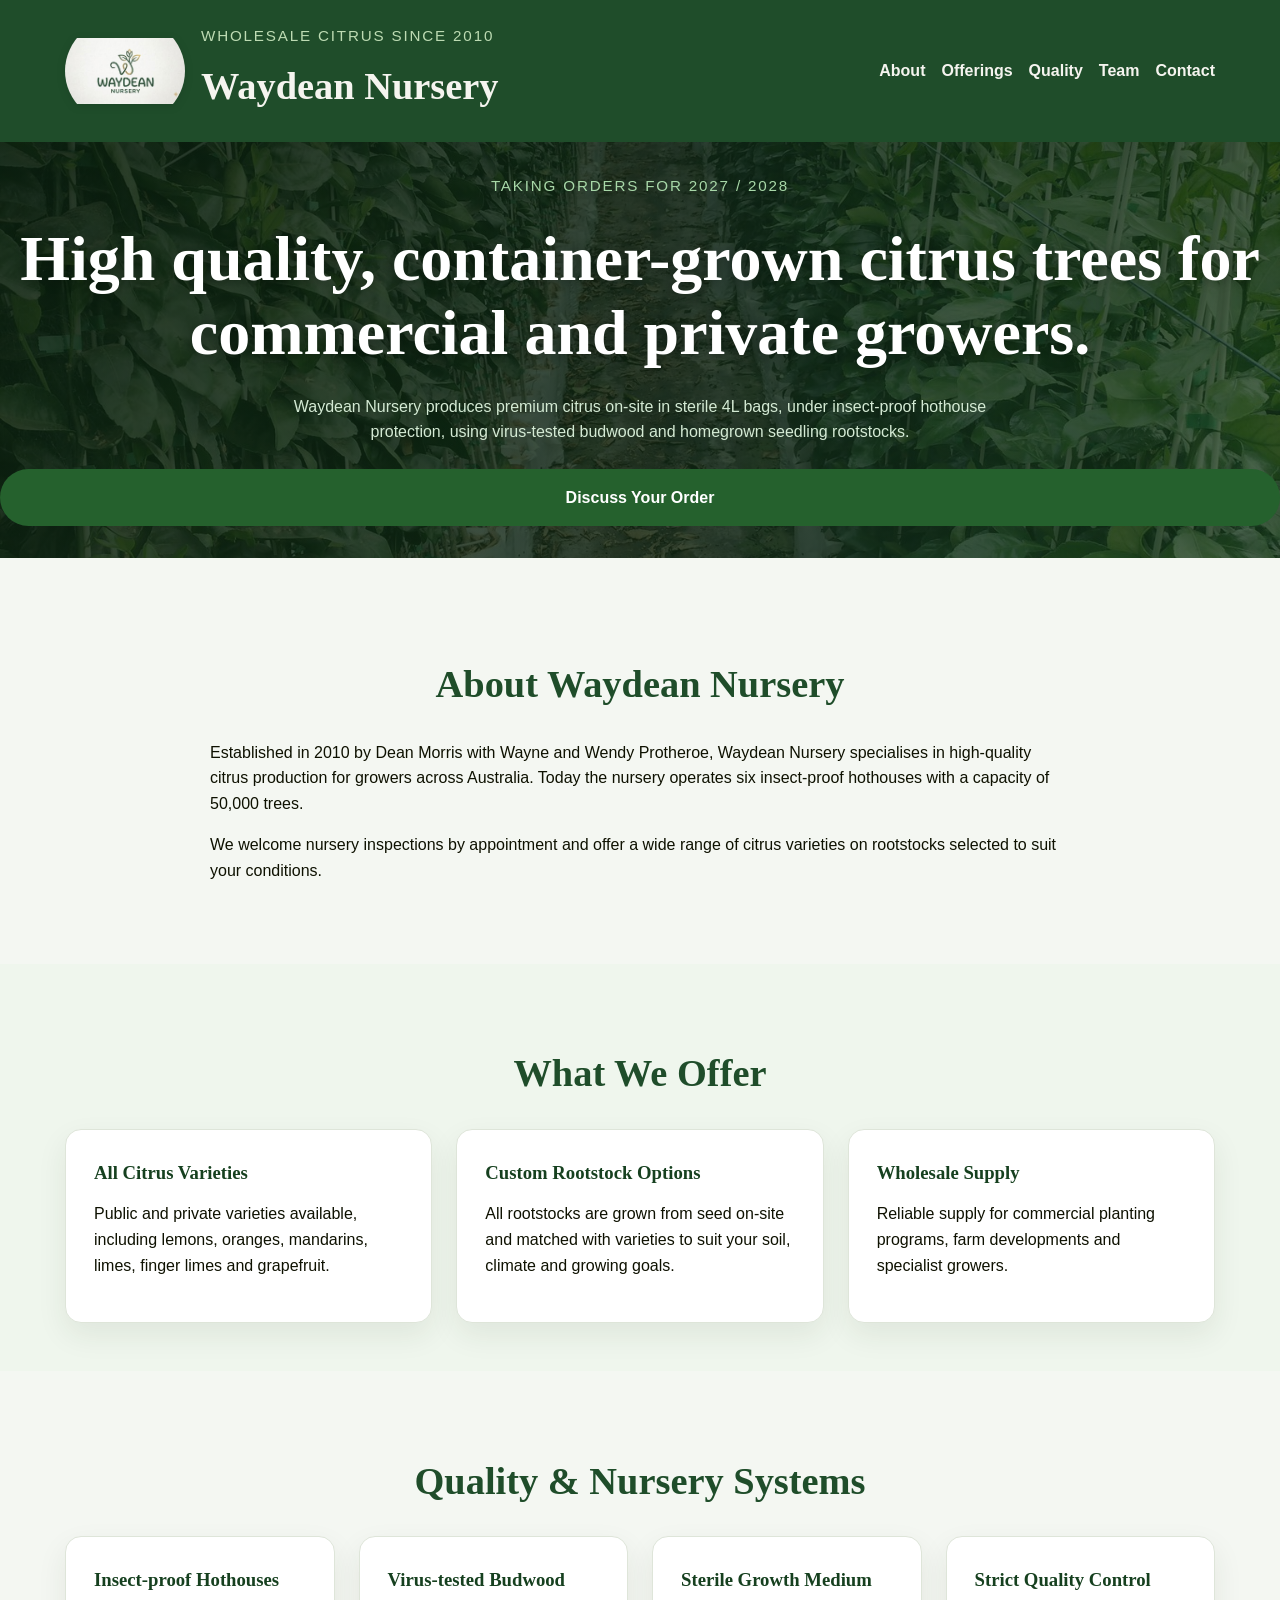
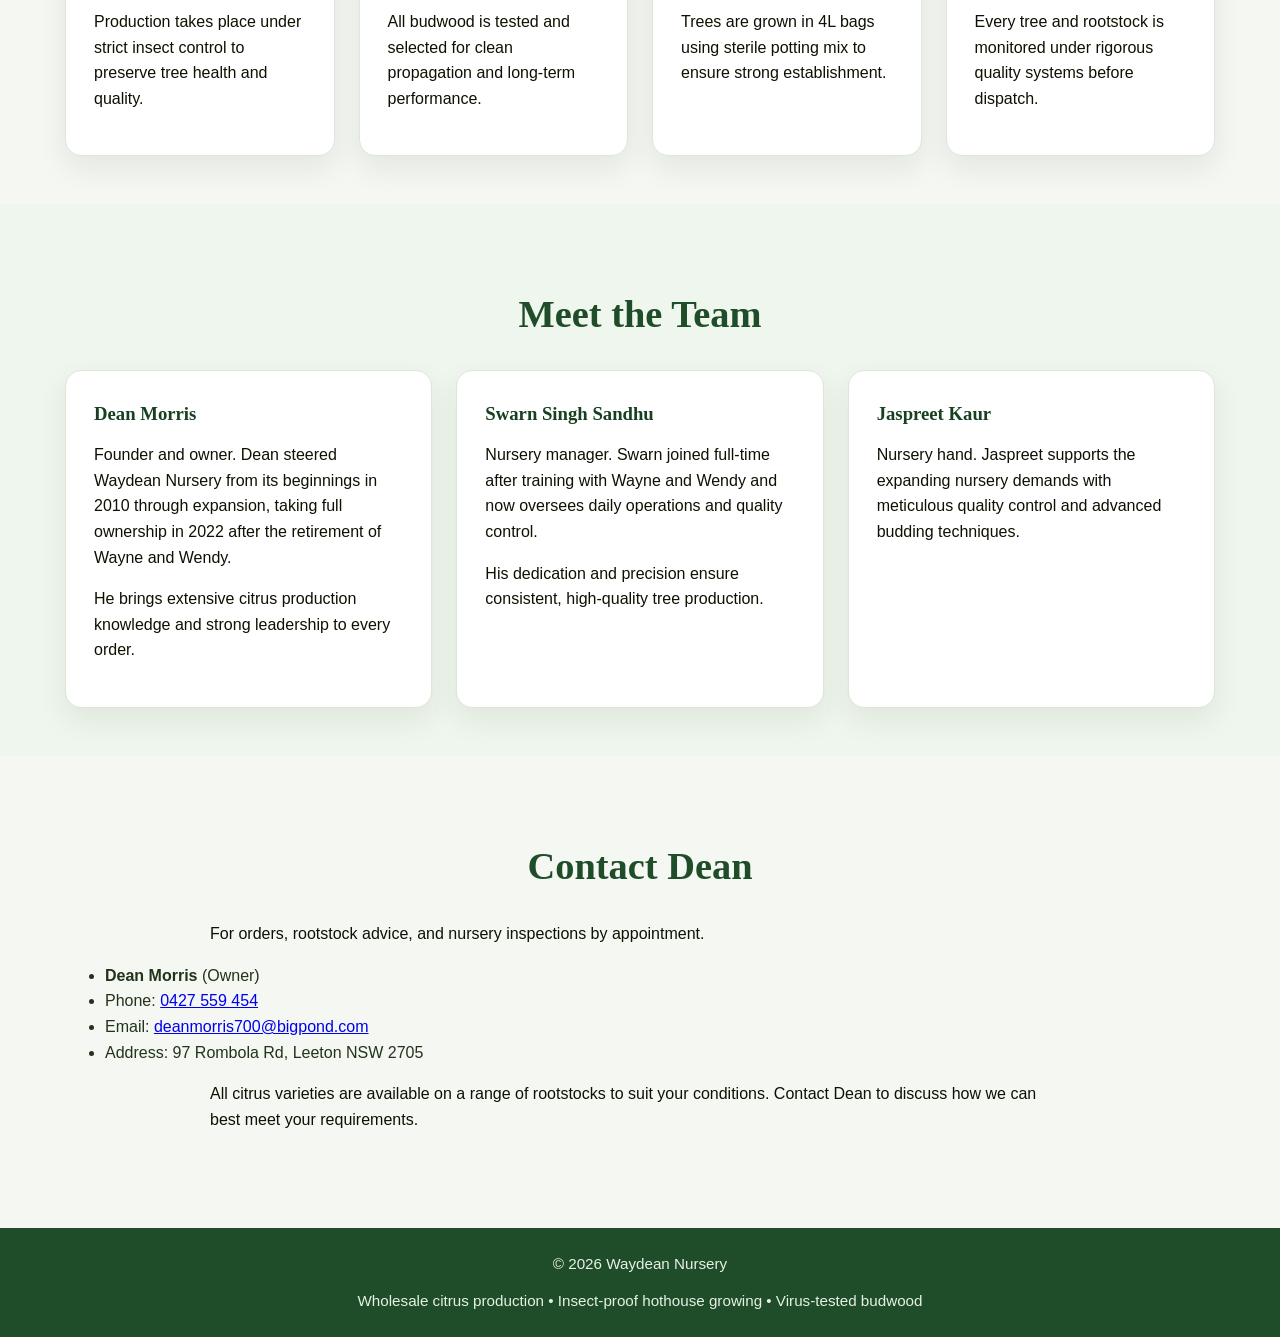
<file: print_version.html>
﻿<!DOCTYPE html>
<html lang="en">
<head>
  <meta charset="UTF-8">
  <meta name="viewport" content="width=device-width, initial-scale=1.0">
  <title>Waydean Nursery | Wholesale Citrus Since 2010</title>
  <link rel="stylesheet" href="Style.css">
  <meta name="description" content="Waydean Nursery supplies wholesale citrus trees from insect-proof hothouse production, virus-tested budwood, and high quality rootstocks.">
  <meta name="robots" content="index, follow">
  <link rel="sitemap" type="application/xml" title="Sitemap" href="/sitemap.xml">
</head>
<body>
  <header>
    <div class="container header-inner">
      <div class="brand">
        <img class="logo-img" src="LOGO.jpeg" alt="Waydean Nursery logo">
        <div>
          <p class="eyebrow">Wholesale Citrus Since 2010</p>
          <h1>Waydean Nursery</h1>
        </div>
      </div>
      <nav aria-label="Primary navigation">
        <ul>
          <li><a href="#about">About</a></li>
          <li><a href="#offerings">Offerings</a></li>
          <li><a href="#quality">Quality</a></li>
          <li><a href="#team">Team</a></li>
          <li><a href="#contact">Contact</a></li>
        </ul>
      </nav>
    </div>
  </header>

  <main>
    <section class="hero" aria-labelledby="hero-heading">
      <div class="hero-copy">
        <p class="eyebrow">Taking orders for 2027 / 2028</p>
        <h2 id="hero-heading">High quality, container-grown citrus trees for commercial and private growers.</h2>
        <p>Waydean Nursery produces premium citrus on-site in sterile 4L bags, under insect-proof hothouse protection, using virus-tested budwood and homegrown seedling rootstocks.</p>
        <a class="cta-button" href="#contact">Discuss Your Order</a>
      </div>
    </section>

    <section id="about" class="section-panel">
      <div class="container">
        <h2>About Waydean Nursery</h2>
        <p>Established in 2010 by Dean Morris with Wayne and Wendy Protheroe, Waydean Nursery specialises in high-quality citrus production for growers across Australia. Today the nursery operates six insect-proof hothouses with a capacity of 50,000 trees.</p>
        <p>We welcome nursery inspections by appointment and offer a wide range of citrus varieties on rootstocks selected to suit your conditions.</p>
      </div>
    </section>

    <section id="offerings" class="section-panel soft-green">
      <div class="container">
        <h2>What We Offer</h2>
        <div class="feature-grid">
          <article>
            <h3>All Citrus Varieties</h3>
            <p>Public and private varieties available, including lemons, oranges, mandarins, limes, finger limes and grapefruit.</p>
          </article>
          <article>
            <h3>Custom Rootstock Options</h3>
            <p>All rootstocks are grown from seed on-site and matched with varieties to suit your soil, climate and growing goals.</p>
          </article>
          <article>
            <h3>Wholesale Supply</h3>
            <p>Reliable supply for commercial planting programs, farm developments and specialist growers.</p>
          </article>
        </div>
      </div>
    </section>

    <section id="quality" class="section-panel">
      <div class="container">
        <h2>Quality & Nursery Systems</h2>
        <div class="quality-grid">
          <div class="quality-block">
            <h3>Insect-proof Hothouses</h3>
            <p>Production takes place under strict insect control to preserve tree health and quality.</p>
          </div>
          <div class="quality-block">
            <h3>Virus-tested Budwood</h3>
            <p>All budwood is tested and selected for clean propagation and long-term performance.</p>
          </div>
          <div class="quality-block">
            <h3>Sterile Growth Medium</h3>
            <p>Trees are grown in 4L bags using sterile potting mix to ensure strong establishment.</p>
          </div>
          <div class="quality-block">
            <h3>Strict Quality Control</h3>
            <p>Every tree and rootstock is monitored under rigorous quality systems before dispatch.</p>
          </div>
        </div>
      </div>
    </section>

    <section id="team" class="section-panel soft-green">
      <div class="container">
        <h2>Meet the Team</h2>
        <div class="team-grid">
          <article class="team-card">
            <h3>Dean Morris</h3>
            <p>Founder and owner. Dean steered Waydean Nursery from its beginnings in 2010 through expansion, taking full ownership in 2022 after the retirement of Wayne and Wendy.</p>
            <p>He brings extensive citrus production knowledge and strong leadership to every order.</p>
          </article>
          <article class="team-card">
            <h3>Swarn Singh Sandhu</h3>
            <p>Nursery manager. Swarn joined full-time after training with Wayne and Wendy and now oversees daily operations and quality control.</p>
            <p>His dedication and precision ensure consistent, high-quality tree production.</p>
          </article>
          <article class="team-card">
            <h3>Jaspreet Kaur</h3>
            <p>Nursery hand. Jaspreet supports the expanding nursery demands with meticulous quality control and advanced budding techniques.</p>
          </article>
        </div>
      </div>
    </section>

    <section id="contact" class="section-panel contact-panel">
      <div class="container contact-grid">
        <div>
          <h2>Contact Dean</h2>
          <p>For orders, rootstock advice, and nursery inspections by appointment.</p>
          <ul class="contact-list">
            <li><strong>Dean Morris</strong> (Owner)</li>
            <li>Phone: <a href="tel:+61427559454">0427 559 454</a></li>
            <li>Email: <a href="mailto:deanmorris700@bigpond.com">deanmorris700@bigpond.com</a></li>
            <li>Address: 97 Rombola Rd, Leeton NSW 2705</li>
          </ul>
        </div>
        <div class="contact-note">
          <p>All citrus varieties are available on a range of rootstocks to suit your conditions. Contact Dean to discuss how we can best meet your requirements.</p>
        </div>
      </div>
    </section>
  </main>

  <footer>
    <div class="container footer-inner">
      <p>&copy; 2026 Waydean Nursery</p>
      <p>Wholesale citrus production • Insect-proof hothouse growing • Virus-tested budwood</p>
    </div>
  </footer>
</body>
</html>
</file>
<file: Style.css>
:root {
  color-scheme: light;
  font-family: "Inter", "Segoe UI", Arial, sans-serif;
  font-size: 16px;
  line-height: 1.6;
  color: #23331a;
  background: #f4f7f2;
}

html {
  scroll-behavior: smooth;
}

h1, h2, h3 {
  font-family: "Playfair Display", Georgia, serif;
}

* {
  box-sizing: border-box;
}

html, body {
  margin: 0;
  padding: 0;
}

body {
  min-height: 100vh;
}

.container {
  width: min(1150px, calc(100% - 2rem));
  margin: 0 auto;
}

header {
  background: #1f4d2a;
  color: #f5f4ef;
  padding: 1rem 0;
}

.header-inner {
  display: flex;
  align-items: center;
  justify-content: space-between;
  gap: 1rem;
}

.brand {
  display: flex;
  align-items: center;
  gap: 1rem;
}

.logo-placeholder {
  display: inline-flex;
  align-items: center;
  justify-content: center;
  min-width: 110px;
  min-height: 110px;
  padding: 0.75rem;
  border: 2px solid rgba(255,255,255,0.4);
  border-radius: 50%;
  text-align: center;
  font-size: 0.85rem;
  line-height: 1.2;
  color: #f5f4ef;
}

.logo-svg,
.logo-img {
  width: 110px;
  height: 110px;
  min-width: 110px;
  min-height: 110px;
  filter: drop-shadow(0 2px 4px rgba(0,0,0,0.1));
  object-fit: contain;
  border-radius: 50%;
}

.eyebrow {
  margin: 0 0 0.5rem;
  font-size: 0.95rem;
  text-transform: uppercase;
  letter-spacing: 0.12em;
  color: #bddbb3;
}

header h1 {
  margin: 0;
  font-size: clamp(1.8rem, 3vw, 2.4rem);
}

nav ul {
  list-style: none;
  margin: 0;
  padding: 0;
  display: flex;
  flex-wrap: wrap;
  gap: 1rem;
  justify-content: flex-end;
}

nav a {
  color: #f5f4ef;
  text-decoration: none;
  font-weight: 600;
}

nav a:hover,
nav a:focus-visible {
  color: #d4f3d4;
}

.hero {
  position: relative;
  background: url('Nursery2.jpeg') center/cover no-repeat;
  padding: 7rem 0;
  overflow: hidden;
}

.hero::before {
  content: '';
  position: absolute;
  inset: 0;
  background: linear-gradient(135deg, rgba(10,30,13,0.88) 0%, rgba(20,50,24,0.75) 100%);
}

.hero-copy {
  position: relative;
  z-index: 1;
  display: grid;
  gap: 1.5rem;
  text-align: center;
}

.hero-copy .eyebrow {
  color: #a8d8a8;
}

.hero-copy h2 {
  margin: 0;
  font-size: clamp(2.4rem, 5vw, 4.2rem);
  color: #ffffff;
  line-height: 1.15;
  text-shadow: 0 2px 12px rgba(0,0,0,0.3);
}

.hero-copy p {
  max-width: 700px;
  margin: 0 auto;
  color: #d4ead4;
}

.hero-sub {
  font-size: 1.15rem;
  font-weight: 600;
  color: #b8dbb8 !important;
  margin-bottom: 0.25rem !important;
}

/* Stats bar */
.stats-bar {
  background: #113014;
  padding: 1.75rem 0;
}

.stats-inner {
  display: flex;
  flex-wrap: wrap;
  justify-content: space-around;
  gap: 1.5rem;
  text-align: center;
}

.stat {
  display: flex;
  flex-direction: column;
  gap: 0.2rem;
}

.stat-number {
  font-family: "Playfair Display", Georgia, serif;
  font-size: clamp(1.8rem, 3vw, 2.4rem);
  font-weight: 800;
  color: #f5a623;
  line-height: 1;
}

.stat-label {
  font-size: 0.8rem;
  text-transform: uppercase;
  letter-spacing: 0.1em;
  color: #8cc48c;
}

.cta-button {
  display: inline-block;
  padding: 1rem 2rem;
  background: #25612d;
  color: #fff;
  border-radius: 999px;
  font-weight: 700;
  text-decoration: none;
  transition: transform 0.25s ease, background 0.25s ease;
}

.cta-button:hover,
.cta-button:focus-visible {
  background: #184521;
  transform: translateY(-2px);
}

.section-panel {
  padding: 3rem 0;
}

.section-panel h2 {
  text-align: center;
  font-size: clamp(2rem, 3vw, 2.8rem);
  margin-bottom: 1.5rem;
  color: #1f4d2a;
}

.section-panel p {
  color: #0e1101;
  max-width: 860px;
  margin: 0 auto 1rem;
}

.soft-green {
  background: #eff6ed;
  color: #050c05
}

.feature-grid,
.quality-grid,
.team-grid {
  display: grid;
  gap: 1.5rem;
  grid-template-columns: repeat(auto-fit, minmax(240px, 1fr));
}

.feature-grid article,
.quality-block,
.team-card {
  background: #ffffff;
  border: 1px solid #dee5d9;
  border-radius: 16px;
  padding: 1.75rem;
  box-shadow: 0 12px 30px rgba(35, 51, 26, 0.08);
}

.feature-grid h3,
.quality-block h3,
.team-card h3 {
  margin-top: 0;
  margin-bottom: 0.85rem;
  color: #16401f;
}

.card-icon {
  width: 60px;
  height: 60px;
  background: #eef6eb;
  border-radius: 14px;
  display: flex;
  align-items: center;
  justify-content: center;
  margin-bottom: 1.1rem;
}

/* Team avatars */
.team-avatar {
  width: 64px;
  height: 64px;
  border-radius: 50%;
  background: #1f4d2a;
  color: #fff;
  font-size: 1.1rem;
  font-weight: 700;
  display: flex;
  align-items: center;
  justify-content: center;
  margin-bottom: 0.5rem;
  letter-spacing: 1px;
  border: 3px solid #d4ead5;
}

.team-role {
  font-size: 0.78rem;
  text-transform: uppercase;
  letter-spacing: 0.1em;
  color: #5a7d5e;
  margin-bottom: 0.4rem;
}

/* CTA Banner */
.cta-banner {
  background: linear-gradient(135deg, #1f4d2a 0%, #113014 100%);
  padding: 4rem 0;
  text-align: center;
}

.cta-banner-inner {
  display: grid;
  gap: 1.25rem;
}

.cta-banner h2 {
  color: #ffffff;
  font-size: clamp(1.8rem, 3vw, 2.6rem);
  margin: 0;
}

.cta-banner p {
  color: #b8dbb8;
  max-width: 600px;
  margin: 0 auto;
}

.cta-button--light {
  background: #ffffff;
  color: #1f4d2a;
}

.cta-button--light:hover,
.cta-button--light:focus-visible {
  background: #e8f5e8;
  transform: translateY(-2px);
}

.quality-grid {
  grid-template-columns: repeat(auto-fit, minmax(230px, 1fr));
}

.contact-panel {
  padding: 3rem 0 5rem;
}

.contact-intro {
  text-align: center;
  margin-bottom: 2.5rem;
}

.contact-cards {
  display: grid;
  gap: 1.5rem;
}

/* Owner card */
.contact-owner-card {
  display: flex;
  align-items: center;
  gap: 2rem;
  background: #ffffff;
  border: 1px solid #dee5d9;
  border-left: 6px solid #1f4d2a;
  border-radius: 20px;
  padding: 2rem 2.5rem;
  box-shadow: 0 8px 28px rgba(35,51,26,0.1);
}

.contact-avatar {
  flex-shrink: 0;
  width: 80px;
  height: 80px;
  border-radius: 50%;
  background: #1f4d2a;
  border: 3px solid #d4ead5;
  display: flex;
  align-items: center;
  justify-content: center;
  font-size: 1.5rem;
  font-weight: 700;
  color: #fff;
  letter-spacing: 1px;
}

.contact-owner-name {
  font-size: 1.4rem;
  font-weight: 700;
  margin: 0 0 0.2rem;
  color: #113014;
}

.contact-owner-role {
  font-size: 0.9rem;
  color: #042c08;
  margin: 0 0 1.2rem;
}

.contact-details {
  display: flex;
  flex-wrap: wrap;
  gap: 0.75rem 2rem;
}

.contact-detail-row {
  display: flex;
  align-items: center;
  gap: 0.5rem;
  color: #1f4d2a;
  text-decoration: none;
  font-size: 0.95rem;
  font-weight: 600;
  transition: color 0.2s;
}

.contact-detail-row:hover {
  color: #113014;
  text-decoration: underline;
}

.contact-detail-row svg {
  flex-shrink: 0;
  stroke: #25612d;
}

/* Info cards row */
.contact-info-row {
  display: grid;
  grid-template-columns: repeat(auto-fit, minmax(200px, 1fr));
  gap: 1.25rem;
}

.contact-info-card {
  background: #fff;
  border: 1px solid #dee5d9;
  border-radius: 16px;
  padding: 1.5rem 1.75rem;
  box-shadow: 0 8px 24px rgba(35,51,26,0.07);
}

.contact-info-card svg {
  margin-bottom: 0.75rem;
  display: block;
}

.contact-info-card h3 {
  font-size: 0.8rem;
  text-transform: uppercase;
  letter-spacing: 0.1em;
  color: #888;
  margin-bottom: 0.5rem;
}

.contact-info-card p {
  color: #2f4732;
  font-size: 0.95rem;
  line-height: 1.7;
  margin: 0;
  max-width: none;
}

.footer-inner {
  display: grid;
  gap: 0.75rem;
  padding: 1.5rem 0;
  text-align: center;
}

footer {
  background: #1f4d2a;
  color: #e6f1e4;
}

footer p {
  margin: 0;
  font-size: 0.95rem;
}

.gallery-intro {
  text-align: center;
  margin-bottom: 2rem;
}

.gallery-grid {
  display: grid;
  grid-template-columns: repeat(auto-fit, minmax(300px, 1fr));
  gap: 1.5rem;
}

.gallery-item {
  margin: 0;
  border-radius: 16px;
  overflow: hidden;
  box-shadow: 0 12px 30px rgba(35, 51, 26, 0.12);
  background: #ffffff;
  border: 1px solid #dee5d9;
}

.gallery-item img {
  width: 100%;
  height: 420px;
  object-fit: cover;
  display: block;
}

.gallery-item figcaption {
  padding: 1rem 1.25rem;
  font-size: 0.9rem;
  color: #3b4f37;
  line-height: 1.5;
}

@media print {
  .hero,
  .stats-bar,
  .cta-banner,
  .soft-green,
  header,
  footer {
    -webkit-print-color-adjust: exact;
    print-color-adjust: exact;
  }
}

@media (max-width: 780px) {

  /* HEADER CONTAINER */
  .header-inner {
    display: flex;
    flex-direction: column;
    align-items: center;
    text-align: center;
    gap: 1.5rem;          /* better spacing */
    padding: 1rem 0;
  }

  /* BRAND BLOCK */
  .brand {
    display: flex;
    flex-direction: column;
    align-items: center;
    gap: 0.75rem;         /* space between logo + text */
  }

  .logo-img {
    width: 110px;         /* balanced size */
    height: auto;
    display: block;
  }

  .brand-text h1 {
    font-size: 1.6rem;    /* reduce oversized title on mobile */
    margin: 0;
  }

  .brand-text .eyebrow {
    font-size: 0.9rem;
    margin: 0;
  }

  /* NAVIGATION */
  nav ul {
    display: flex;
    flex-direction: row;
    justify-content: center;
    gap: 1.75rem;         /* cleaner spacing */
    padding: 0;
  }

  nav ul li a {
    font-size: 1rem;      /* readable but not oversized */
  }
}


nav ul {
  justify-content: center;
}

/* LOGO SIZE FIX — corrected */
.logo-svg,
.logo-img,
.logo-placeholder {
  width: 120px;               /* or 100px if you want smaller */
  height: auto;               /* critical: prevents disappearing */
  display: block;
}


  /* HERO FIX */
  .hero {
    padding: 2rem 0;
  }

  /* CONTACT CARD FIX */
  .contact-owner-card {
    flex-direction: column;
    text-align: center;
    padding: 1.25rem;
    gap: 1rem;
  }

  .contact-details {
    justify-content: center;
  }

  /* GALLERY FIX */
  .gallery-item img {
    height: auto;
    aspect-ratio: 4/3;
  }


#about {
  position: relative;
  z-index: 10;
  padding: 4rem 0;
}
</file>
